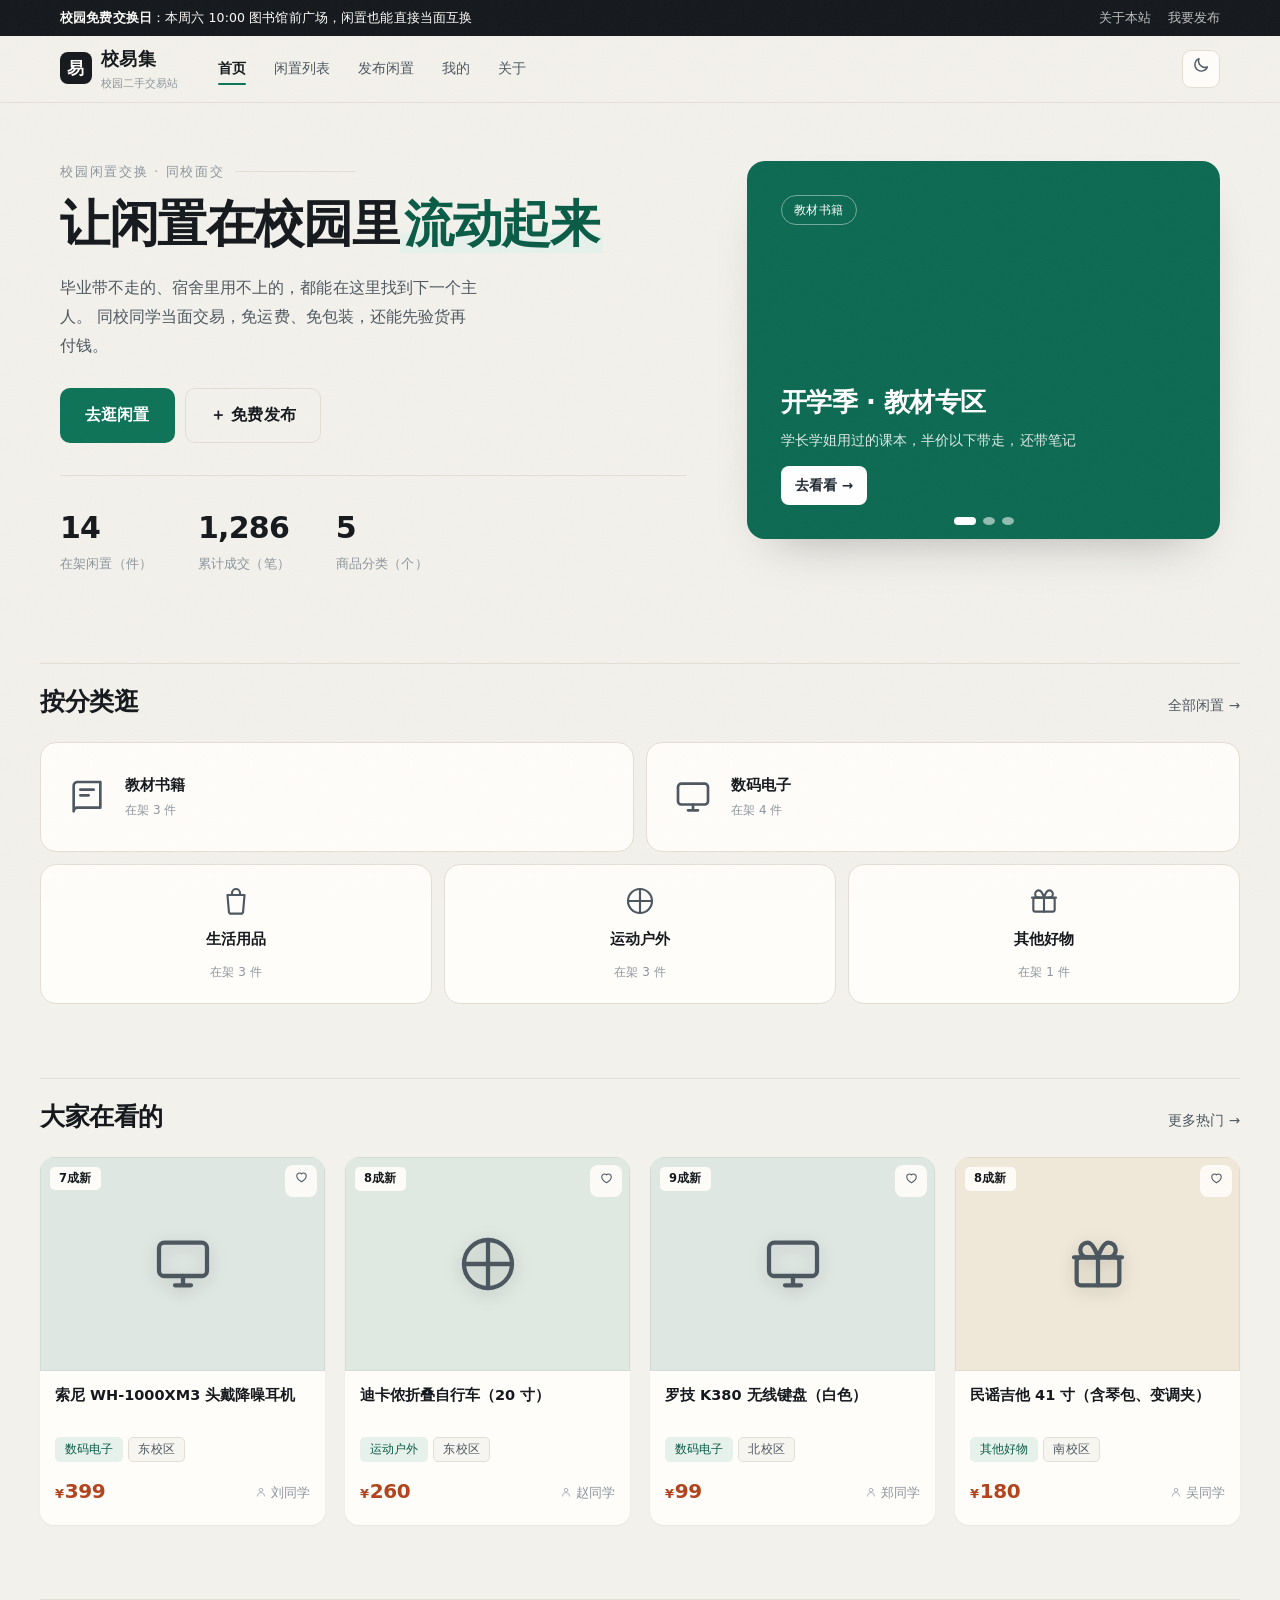
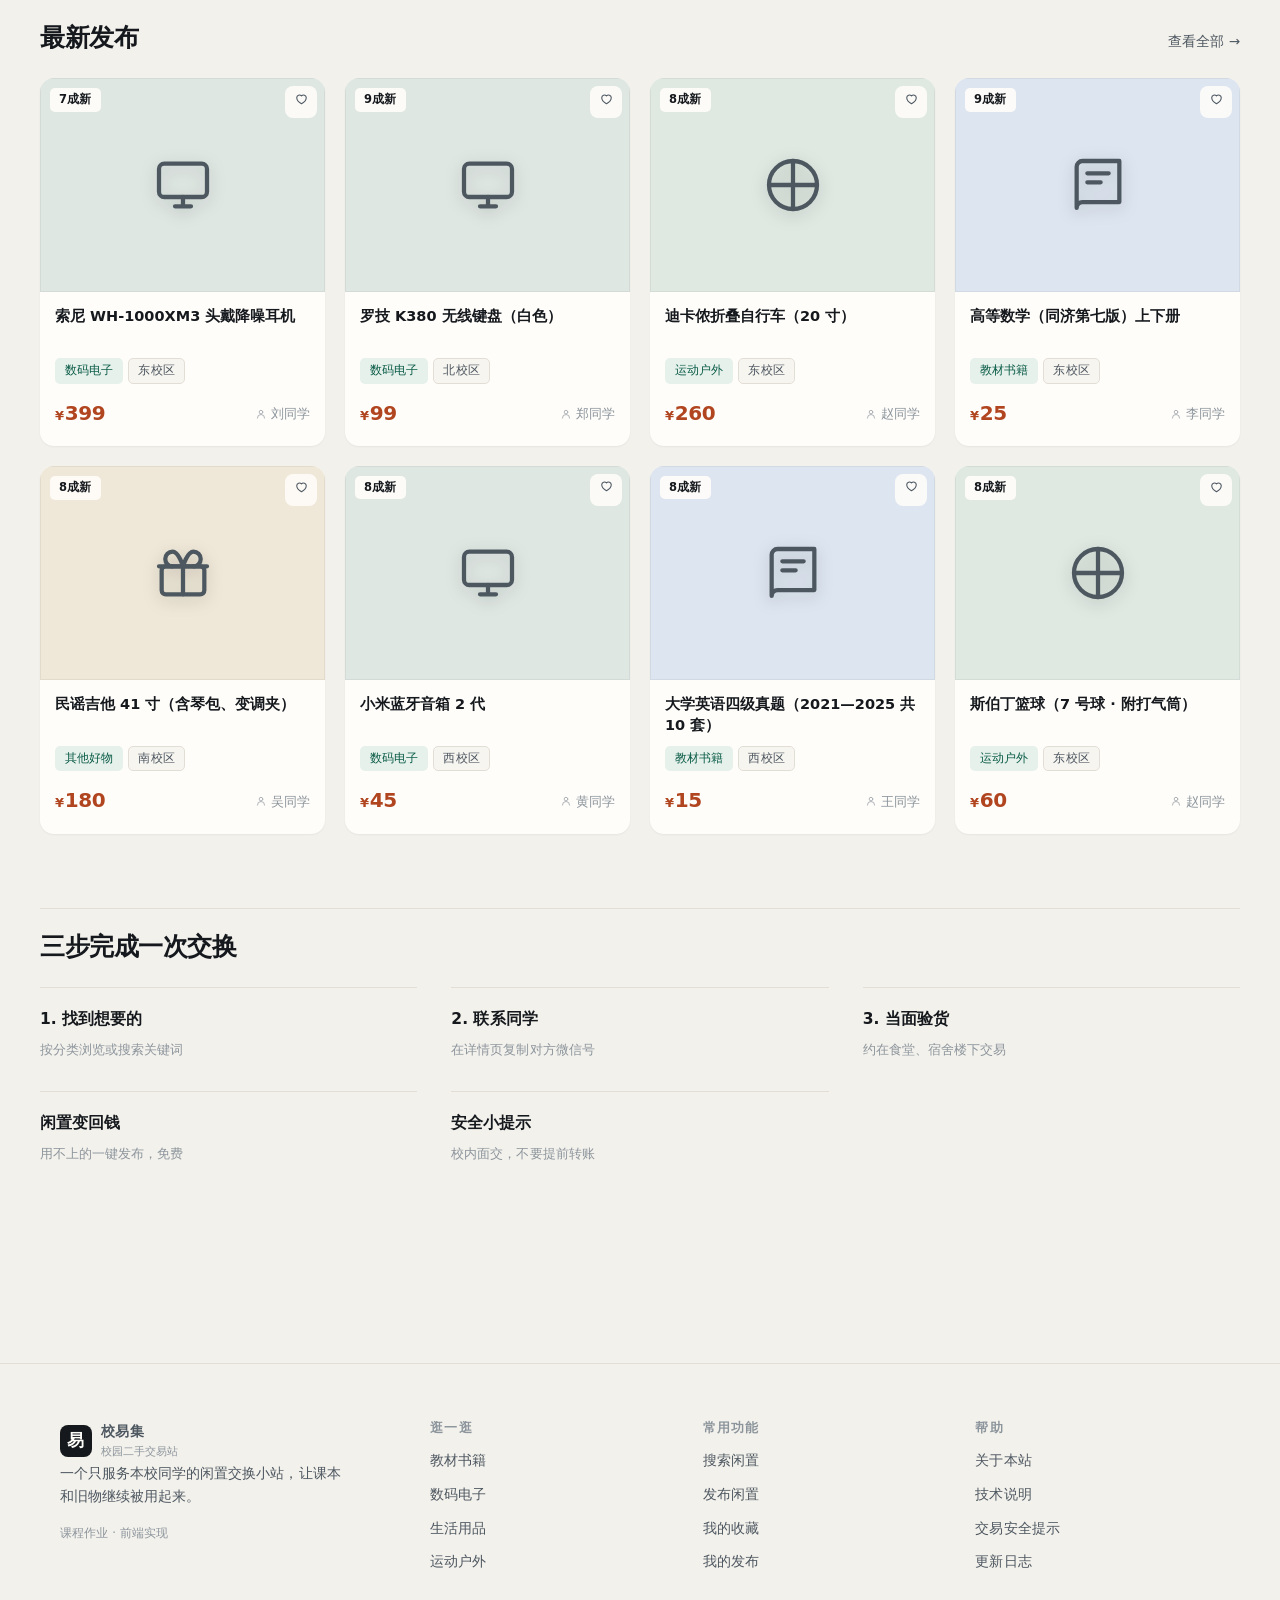
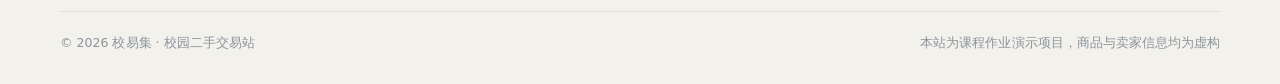
<file: index.html>
<!DOCTYPE html>
<html lang="zh-CN">
<head>
  <meta charset="UTF-8">
  <meta name="viewport" content="width=device-width, initial-scale=1">
  <title>校易集 · 校园二手交易站</title>
  <meta name="description" content="校易集是面向本校同学的闲置交换小站：教材书籍、数码电子、生活用品，同校面交，免运费、可当面试用。">
  <link rel="icon" href="data:image/svg+xml,%3Csvg xmlns='http://www.w3.org/2000/svg' viewBox='0 0 64 64'%3E%3Crect width='64' height='64' rx='14' fill='%2315191d'/%3E%3Ctext x='32' y='44' font-size='36' font-family='sans-serif' font-weight='600' text-anchor='middle' fill='%23fffdfa'%3E易%3C/text%3E%3C/svg%3E">
  <link rel="stylesheet" href="css/style.css">
</head>
<body data-page="index">

  <!-- ========== 顶部公告 ========== -->
  <div class="notice">
    <div class="container">
      <span><b>校园免费交换日</b>：本周六 10:00 图书馆前广场，闲置也能直接当面互换</span>
      <span class="notice-links">
        <a href="about.html">关于本站</a>
        <a href="publish.html">我要发布</a>
      </span>
    </div>
  </div>

  <!-- ========== 头部导航 ========== -->
  <header class="site-header">
    <div class="container">
      <a class="brand" href="index.html">
        <span class="brand-logo">易</span>
        <span>校易集<small>校园二手交易站</small></span>
      </a>
      <nav class="main-nav">
        <a href="index.html">首页</a>
        <a href="list.html">闲置列表</a>
        <a href="publish.html">发布闲置</a>
        <a href="mine.html">我的</a>
        <a href="about.html">关于</a>
      </nav>
      <div class="header-actions">
        <button class="icon-btn js-theme" title="切换深浅色">🌙</button>
        <button class="icon-btn nav-toggle" title="展开菜单">☰</button>
      </div>
    </div>
  </header>

  <main>
    <!-- ========== 首屏 ========== -->
    <div class="container">
      <section class="hero">
        <div>
          <p class="eyebrow">校园闲置交换 · 同校面交</p>
          <h1>让闲置在校园里<span class="hl">流动起来</span></h1>
          <p class="lead">
            毕业带不走的、宿舍里用不上的，都能在这里找到下一个主人。
            同校同学当面交易，免运费、免包装，还能先验货再付钱。
          </p>
          <div class="hero-actions">
            <a class="btn btn-primary btn-lg" href="list.html">去逛闲置</a>
            <a class="btn btn-ghost btn-lg" href="publish.html">＋ 免费发布</a>
          </div>
          <div class="stats">
            <div>
              <div class="num js-count" id="statTotal" data-count="14">0</div>
              <div class="label">在架闲置（件）</div>
            </div>
            <div>
              <div class="num js-count" data-count="1286">0</div>
              <div class="label">累计成交（笔）</div>
            </div>
            <div>
              <div class="num js-count" data-count="5">0</div>
              <div class="label">商品分类（个）</div>
            </div>
          </div>
        </div>

        <!-- 轮播图 -->
        <div class="carousel" id="carousel">
          <div class="slides">
            <div class="slide s1">
              <span class="tag">教材书籍</span>
              <h3>开学季 · 教材专区</h3>
              <p>学长学姐用过的课本，半价以下带走，还带笔记</p>
              <a class="btn btn-sm" href="list.html?cat=book">去看看 →</a>
            </div>
            <div class="slide s2">
              <span class="tag">数码电子</span>
              <h3>毕业季 · 数码好物</h3>
              <p>耳机、键盘、音箱，都是还能用很久的东西</p>
              <a class="btn btn-sm" href="list.html?cat=digital">去看看 →</a>
            </div>
            <div class="slide s3">
              <span class="tag">生活用品</span>
              <h3>宿舍焕新 · 生活好物</h3>
              <p>台灯、收纳箱、保温杯，十几块就能改善生活</p>
              <a class="btn btn-sm" href="list.html?cat=life">去看看 →</a>
            </div>
          </div>
          <button class="carousel-btn prev" title="上一张">‹</button>
          <button class="carousel-btn next" title="下一张">›</button>
          <div class="dots">
            <button class="active" title="第 1 张"></button>
            <button title="第 2 张"></button>
            <button title="第 3 张"></button>
          </div>
        </div>
      </section>
    </div>

    <div class="container page">

      <!-- ========== 分类入口 ========== -->
      <section class="section">
        <div class="section-head">
          <h2>按分类逛</h2>
          <a class="more" href="list.html">全部闲置 →</a>
        </div>
        <div class="cat-grid" id="catGrid"></div>
      </section>

      <!-- ========== 热门闲置 ========== -->
      <section class="section">
        <div class="section-head">
          <h2>大家在看的</h2>
          <a class="more" href="list.html">更多热门 →</a>
        </div>
        <div class="card-grid" id="hotGrid"></div>
      </section>

      <!-- ========== 最新发布 ========== -->
      <section class="section">
        <div class="section-head">
          <h2>最新发布</h2>
          <a class="more" href="list.html?sort=newest">查看全部 →</a>
        </div>
        <div class="card-grid" id="freshGrid"></div>
      </section>

      <!-- ========== 使用说明 ========== -->
      <section class="section">
        <div class="section-head"><h2>三步完成一次交换</h2></div>
        <div class="cat-grid">
          <div class="cat-card"><span class="emoji">🔍</span><span class="name">1. 找到想要的</span><span class="count">按分类浏览或搜索关键词</span></div>
          <div class="cat-card"><span class="emoji">💬</span><span class="name">2. 联系同学</span><span class="count">在详情页复制对方微信号</span></div>
          <div class="cat-card"><span class="emoji">🤝</span><span class="name">3. 当面验货</span><span class="count">约在食堂、宿舍楼下交易</span></div>
          <div class="cat-card"><span class="emoji">♻️</span><span class="name">闲置变回钱</span><span class="count">用不上的一键发布，免费</span></div>
          <div class="cat-card"><span class="emoji">🛡️</span><span class="name">安全小提示</span><span class="count">校内面交，不要提前转账</span></div>
        </div>
      </section>
    </div>
  </main>

  <!-- ========== 页脚 ========== -->
  <footer class="site-footer">
    <div class="container">
      <div class="footer-grid">
        <div class="footer-about">
          <a class="brand" href="index.html">
            <span class="brand-logo">易</span>
            <span>校易集<small>校园二手交易站</small></span>
          </a>
          <p>一个只服务本校同学的闲置交换小站，让课本和旧物继续被用起来。</p>
          <span class="badge badge-brand">课程作业 · 前端实现</span>
        </div>
        <div>
          <h4>逛一逛</h4>
          <ul>
            <li><a href="list.html?cat=book">教材书籍</a></li>
            <li><a href="list.html?cat=digital">数码电子</a></li>
            <li><a href="list.html?cat=life">生活用品</a></li>
            <li><a href="list.html?cat=sport">运动户外</a></li>
          </ul>
        </div>
        <div>
          <h4>常用功能</h4>
          <ul>
            <li><a href="list.html">搜索闲置</a></li>
            <li><a href="publish.html">发布闲置</a></li>
            <li><a href="mine.html">我的收藏</a></li>
            <li><a href="mine.html">我的发布</a></li>
          </ul>
        </div>
        <div>
          <h4>帮助</h4>
          <ul>
            <li><a href="about.html">关于本站</a></li>
            <li><a href="about.html#tech">技术说明</a></li>
            <li><a href="about.html#tips">交易安全提示</a></li>
            <li><a href="about.html#log">更新日志</a></li>
          </ul>
        </div>
      </div>
      <div class="footer-bottom">
        <span>© <span class="js-year">2026</span> 校易集 · 校园二手交易站</span>
        <span>本站为课程作业演示项目，商品与卖家信息均为虚构</span>
      </div>
    </div>
  </footer>

  <script src="js/data.js"></script>
  <script src="js/app.js"></script>
</body>
</html>
</file>
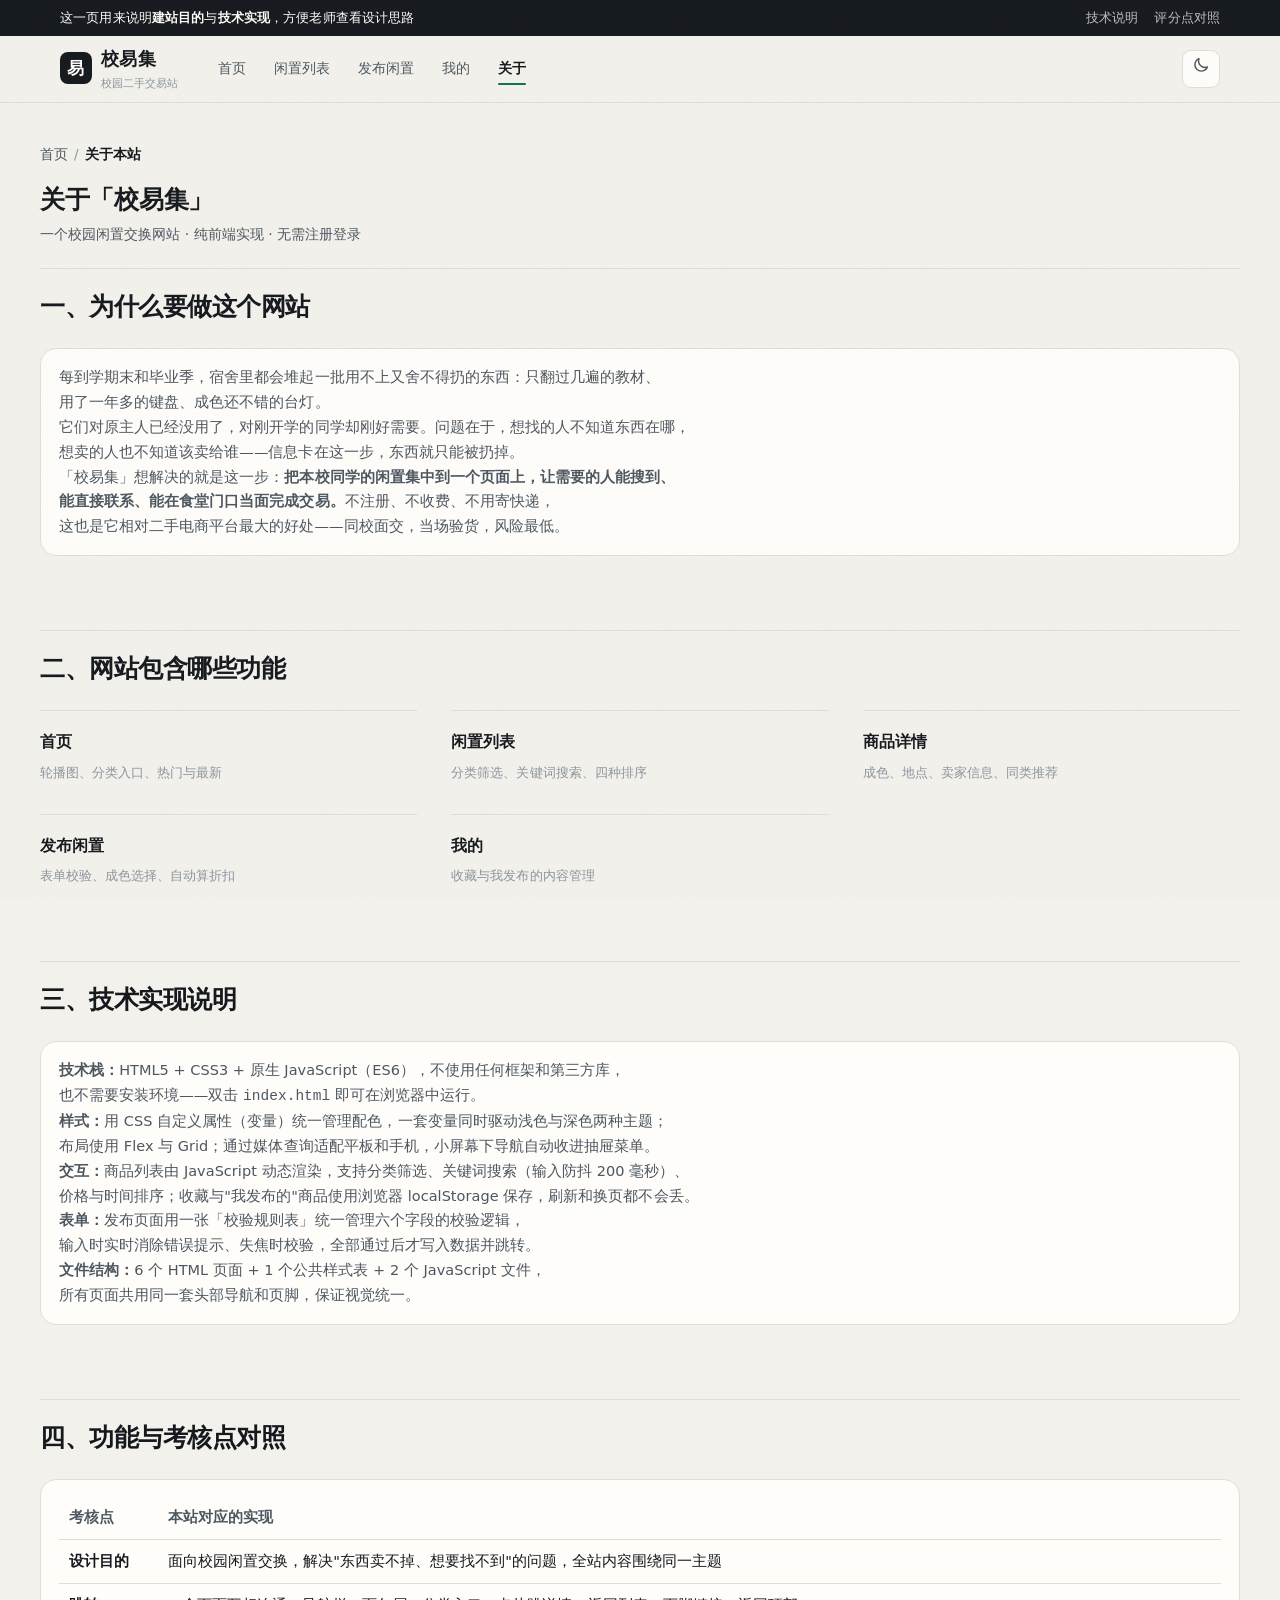
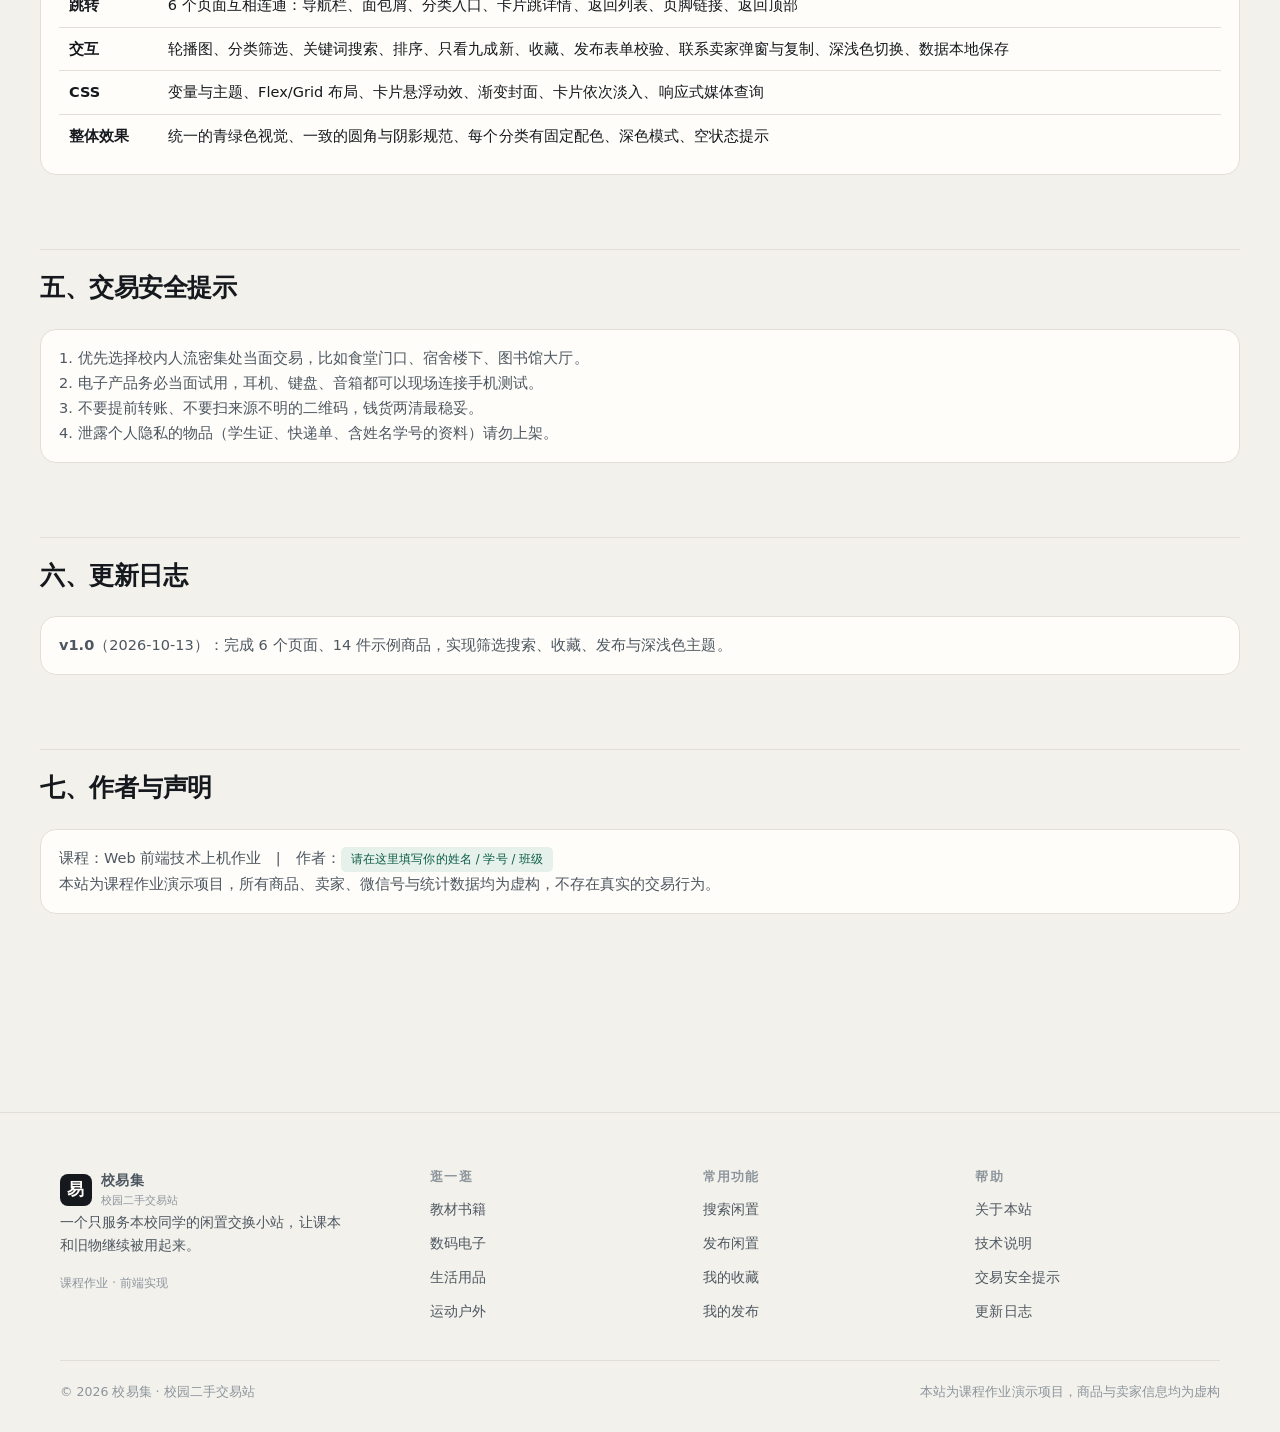
<file: about.html>
<!DOCTYPE html>
<html lang="zh-CN">
<head>
  <meta charset="UTF-8">
  <meta name="viewport" content="width=device-width, initial-scale=1">
  <title>关于本站 - 校易集</title>
  <meta name="description" content="校易集的建站目的、功能清单、技术实现说明与交易安全提示。">
  <link rel="icon" href="data:image/svg+xml,%3Csvg xmlns='http://www.w3.org/2000/svg' viewBox='0 0 64 64'%3E%3Crect width='64' height='64' rx='14' fill='%2315191d'/%3E%3Ctext x='32' y='44' font-size='36' font-family='sans-serif' font-weight='600' text-anchor='middle' fill='%23fffdfa'%3E易%3C/text%3E%3C/svg%3E">
  <link rel="stylesheet" href="css/style.css">
</head>
<body data-page="about">

  <div class="notice">
    <div class="container">
      <span>这一页用来说明<b>建站目的</b>与<b>技术实现</b>，方便老师查看设计思路</span>
      <span class="notice-links">
        <a href="#tech">技术说明</a>
        <a href="#map">评分点对照</a>
      </span>
    </div>
  </div>

  <header class="site-header">
    <div class="container">
      <a class="brand" href="index.html">
        <span class="brand-logo">易</span>
        <span>校易集<small>校园二手交易站</small></span>
      </a>
      <nav class="main-nav">
        <a href="index.html">首页</a>
        <a href="list.html">闲置列表</a>
        <a href="publish.html">发布闲置</a>
        <a href="mine.html">我的</a>
        <a href="about.html">关于</a>
      </nav>
      <div class="header-actions">
        <button class="icon-btn js-theme" title="切换深浅色">🌙</button>
        <button class="icon-btn nav-toggle" title="展开菜单">☰</button>
      </div>
    </div>
  </header>

  <main class="container page">

    <nav class="breadcrumb">
      <a href="index.html">首页</a>
      <span class="sep">/</span>
      <span class="current">关于本站</span>
    </nav>

    <div class="page-head">
      <h1>关于「校易集」</h1>
      <p class="sub">一个校园闲置交换网站 · 纯前端实现 · 无需注册登录</p>
    </div>

    <!-- 设计目的 -->
    <section class="section">
      <div class="section-head"><h2>一、为什么要做这个网站</h2></div>
      <div class="desc-box">
        <p>每到学期末和毕业季，宿舍里都会堆起一批用不上又舍不得扔的东西：只翻过几遍的教材、
          用了一年多的键盘、成色还不错的台灯。</p>
        <p>它们对原主人已经没用了，对刚开学的同学却刚好需要。问题在于，想找的人不知道东西在哪，
          想卖的人也不知道该卖给谁——信息卡在这一步，东西就只能被扔掉。</p>
        <p>「校易集」想解决的就是这一步：<b>把本校同学的闲置集中到一个页面上，让需要的人能搜到、
          能直接联系、能在食堂门口当面完成交易。</b>不注册、不收费、不用寄快递，
          这也是它相对二手电商平台最大的好处——同校面交，当场验货，风险最低。</p>
      </div>
    </section>

    <!-- 功能清单 -->
    <section class="section">
      <div class="section-head"><h2>二、网站包含哪些功能</h2></div>
      <div class="cat-grid">
        <div class="cat-card"><span class="emoji">🏠</span><span class="name">首页</span><span class="count">轮播图、分类入口、热门与最新</span></div>
        <div class="cat-card"><span class="emoji">🔍</span><span class="name">闲置列表</span><span class="count">分类筛选、关键词搜索、四种排序</span></div>
        <div class="cat-card"><span class="emoji">📄</span><span class="name">商品详情</span><span class="count">成色、地点、卖家信息、同类推荐</span></div>
        <div class="cat-card"><span class="emoji">📝</span><span class="name">发布闲置</span><span class="count">表单校验、成色选择、自动算折扣</span></div>
        <div class="cat-card"><span class="emoji">💛</span><span class="name">我的</span><span class="count">收藏与我发布的内容管理</span></div>
      </div>
    </section>

    <!-- 技术说明 -->
    <section class="section" id="tech">
      <div class="section-head"><h2>三、技术实现说明</h2></div>
      <div class="desc-box">
        <p><b>技术栈：</b>HTML5 + CSS3 + 原生 JavaScript（ES6），不使用任何框架和第三方库，
          也不需要安装环境——双击 <code>index.html</code> 即可在浏览器中运行。</p>
        <p><b>样式：</b>用 CSS 自定义属性（变量）统一管理配色，一套变量同时驱动浅色与深色两种主题；
          布局使用 Flex 与 Grid；通过媒体查询适配平板和手机，小屏幕下导航自动收进抽屉菜单。</p>
        <p><b>交互：</b>商品列表由 JavaScript 动态渲染，支持分类筛选、关键词搜索（输入防抖 200 毫秒）、
          价格与时间排序；收藏与"我发布的"商品使用浏览器 localStorage 保存，刷新和换页都不会丢。</p>
        <p><b>表单：</b>发布页面用一张「校验规则表」统一管理六个字段的校验逻辑，
          输入时实时消除错误提示、失焦时校验，全部通过后才写入数据并跳转。</p>
        <p><b>文件结构：</b>6 个 HTML 页面 + 1 个公共样式表 + 2 个 JavaScript 文件，
          所有页面共用同一套头部导航和页脚，保证视觉统一。</p>
      </div>
    </section>

    <!-- 评分点对照 -->
    <section class="section" id="map">
      <div class="section-head"><h2>四、功能与考核点对照</h2></div>
      <div class="desc-box" style="overflow-x:auto">
        <table style="width:100%; border-collapse:collapse; font-size:14.5px">
          <thead>
            <tr style="text-align:left; color:var(--text-2)">
              <th style="padding:9px 10px; border-bottom:1px solid var(--border)">考核点</th>
              <th style="padding:9px 10px; border-bottom:1px solid var(--border)">本站对应的实现</th>
            </tr>
          </thead>
          <tbody>
            <tr>
              <td style="padding:9px 10px; border-bottom:1px solid var(--border)"><b>设计目的</b></td>
              <td style="padding:9px 10px; border-bottom:1px solid var(--border)">面向校园闲置交换，解决"东西卖不掉、想要找不到"的问题，全站内容围绕同一主题</td>
            </tr>
            <tr>
              <td style="padding:9px 10px; border-bottom:1px solid var(--border)"><b>跳转</b></td>
              <td style="padding:9px 10px; border-bottom:1px solid var(--border)">6 个页面互相连通：导航栏、面包屑、分类入口、卡片跳详情、返回列表、页脚链接、返回顶部</td>
            </tr>
            <tr>
              <td style="padding:9px 10px; border-bottom:1px solid var(--border)"><b>交互</b></td>
              <td style="padding:9px 10px; border-bottom:1px solid var(--border)">轮播图、分类筛选、关键词搜索、排序、只看九成新、收藏、发布表单校验、联系卖家弹窗与复制、深浅色切换、数据本地保存</td>
            </tr>
            <tr>
              <td style="padding:9px 10px; border-bottom:1px solid var(--border)"><b>CSS</b></td>
              <td style="padding:9px 10px; border-bottom:1px solid var(--border)">变量与主题、Flex/Grid 布局、卡片悬浮动效、渐变封面、卡片依次淡入、响应式媒体查询</td>
            </tr>
            <tr>
              <td style="padding:9px 10px"><b>整体效果</b></td>
              <td style="padding:9px 10px">统一的青绿色视觉、一致的圆角与阴影规范、每个分类有固定配色、深色模式、空状态提示</td>
            </tr>
          </tbody>
        </table>
      </div>
    </section>

    <!-- 安全提示 -->
    <section class="section" id="tips">
      <div class="section-head"><h2>五、交易安全提示</h2></div>
      <div class="desc-box">
        <p>1. 优先选择校内人流密集处当面交易，比如食堂门口、宿舍楼下、图书馆大厅。</p>
        <p>2. 电子产品务必当面试用，耳机、键盘、音箱都可以现场连接手机测试。</p>
        <p>3. 不要提前转账、不要扫来源不明的二维码，钱货两清最稳妥。</p>
        <p>4. 泄露个人隐私的物品（学生证、快递单、含姓名学号的资料）请勿上架。</p>
      </div>
    </section>

    <!-- 更新日志 -->
    <section class="section" id="log">
      <div class="section-head"><h2>六、更新日志</h2></div>
      <div class="desc-box">
        <p><b>v1.0</b>（2026-10-13）：完成 6 个页面、14 件示例商品，实现筛选搜索、收藏、发布与深浅色主题。</p>
      </div>
    </section>

    <!-- 作者 -->
    <section class="section">
      <div class="section-head"><h2>七、作者与声明</h2></div>
      <div class="desc-box">
        <p>课程：Web 前端技术上机作业　|　作者：<span class="badge badge-brand">请在这里填写你的姓名 / 学号 / 班级</span></p>
        <p>本站为课程作业演示项目，所有商品、卖家、微信号与统计数据均为虚构，不存在真实的交易行为。</p>
      </div>
    </section>
  </main>

  <footer class="site-footer">
    <div class="container">
      <div class="footer-grid">
        <div class="footer-about">
          <a class="brand" href="index.html">
            <span class="brand-logo">易</span>
            <span>校易集<small>校园二手交易站</small></span>
          </a>
          <p>一个只服务本校同学的闲置交换小站，让课本和旧物继续被用起来。</p>
          <span class="badge badge-brand">课程作业 · 前端实现</span>
        </div>
        <div>
          <h4>逛一逛</h4>
          <ul>
            <li><a href="list.html?cat=book">教材书籍</a></li>
            <li><a href="list.html?cat=digital">数码电子</a></li>
            <li><a href="list.html?cat=life">生活用品</a></li>
            <li><a href="list.html?cat=sport">运动户外</a></li>
          </ul>
        </div>
        <div>
          <h4>常用功能</h4>
          <ul>
            <li><a href="list.html">搜索闲置</a></li>
            <li><a href="publish.html">发布闲置</a></li>
            <li><a href="mine.html">我的收藏</a></li>
            <li><a href="mine.html">我的发布</a></li>
          </ul>
        </div>
        <div>
          <h4>帮助</h4>
          <ul>
            <li><a href="about.html">关于本站</a></li>
            <li><a href="about.html#tech">技术说明</a></li>
            <li><a href="about.html#tips">交易安全提示</a></li>
            <li><a href="about.html#log">更新日志</a></li>
          </ul>
        </div>
      </div>
      <div class="footer-bottom">
        <span>© <span class="js-year">2026</span> 校易集 · 校园二手交易站</span>
        <span>本站为课程作业演示项目，商品与卖家信息均为虚构</span>
      </div>
    </div>
  </footer>

  <script src="js/data.js"></script>
  <script src="js/app.js"></script>
</body>
</html>
</file>
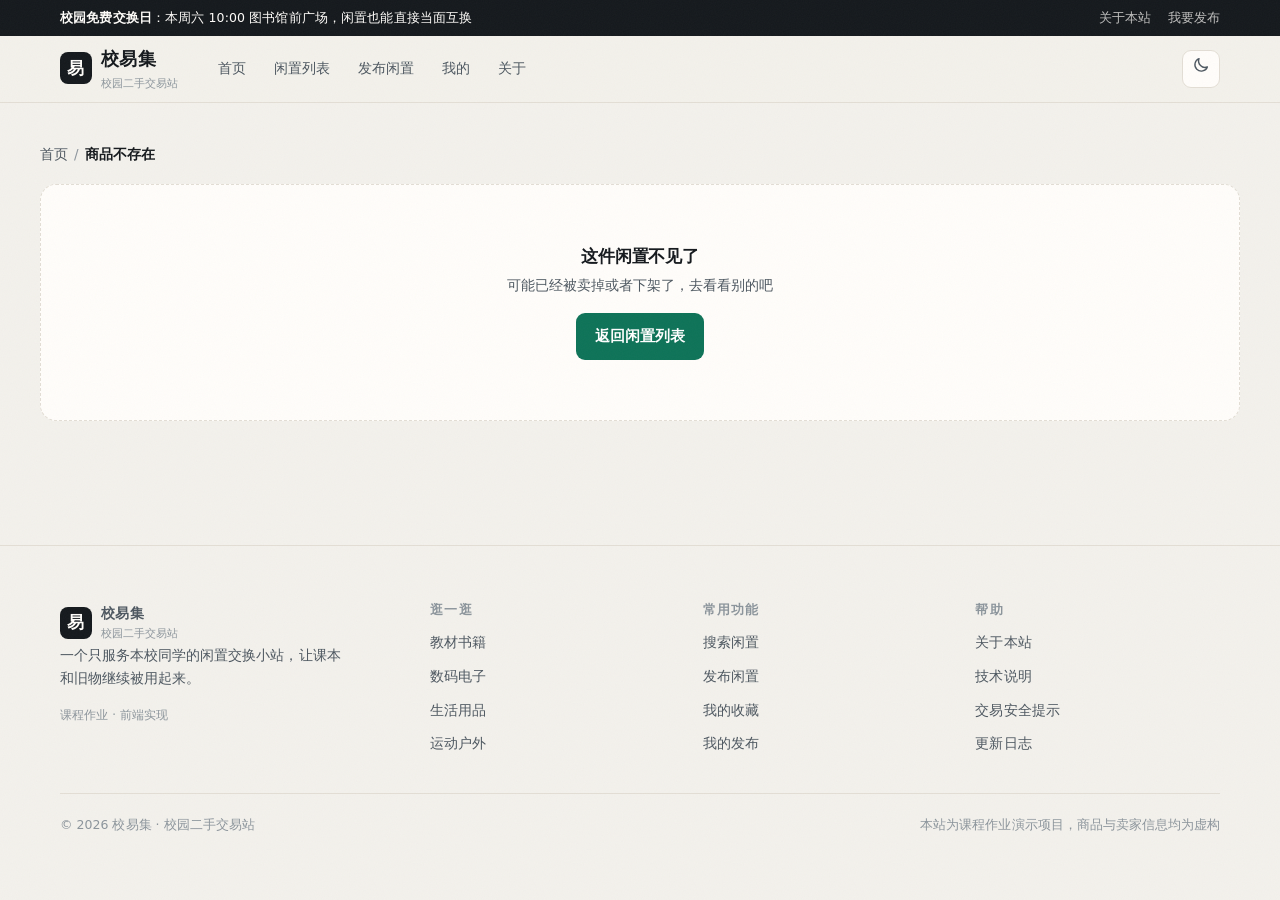
<file: detail.html>
<!DOCTYPE html>
<html lang="zh-CN">
<head>
  <meta charset="UTF-8">
  <meta name="viewport" content="width=device-width, initial-scale=1">
  <title>闲置详情 - 校易集</title>
  <meta name="description" content="查看闲置物品的详细信息、卖家信息与交易地点，一键收藏或复制卖家微信。">
  <link rel="icon" href="data:image/svg+xml,%3Csvg xmlns='http://www.w3.org/2000/svg' viewBox='0 0 64 64'%3E%3Crect width='64' height='64' rx='14' fill='%2315191d'/%3E%3Ctext x='32' y='44' font-size='36' font-family='sans-serif' font-weight='600' text-anchor='middle' fill='%23fffdfa'%3E易%3C/text%3E%3C/svg%3E">
  <link rel="stylesheet" href="css/style.css">
</head>
<body data-page="detail">

  <div class="notice">
    <div class="container">
      <span><b>校园免费交换日</b>：本周六 10:00 图书馆前广场，闲置也能直接当面互换</span>
      <span class="notice-links">
        <a href="about.html">关于本站</a>
        <a href="publish.html">我要发布</a>
      </span>
    </div>
  </div>

  <header class="site-header">
    <div class="container">
      <a class="brand" href="index.html">
        <span class="brand-logo">易</span>
        <span>校易集<small>校园二手交易站</small></span>
      </a>
      <nav class="main-nav">
        <a href="index.html">首页</a>
        <a href="list.html">闲置列表</a>
        <a href="publish.html">发布闲置</a>
        <a href="mine.html">我的</a>
        <a href="about.html">关于</a>
      </nav>
      <div class="header-actions">
        <button class="icon-btn js-theme" title="切换深浅色">🌙</button>
        <button class="icon-btn nav-toggle" title="展开菜单">☰</button>
      </div>
    </div>
  </header>

  <main class="container page">

    <!-- 面包屑由 JS 根据当前商品动态生成 -->
    <nav class="breadcrumb" id="crumb"></nav>

    <div id="detailBox">
      <div id="detailWrap"></div>
    </div>

    <!-- 相关推荐：没有同类商品时由 JS 隐藏 -->
    <section class="section" id="relatedSection" style="display:none; margin-top:44px">
      <div class="section-head">
        <h2>同类闲置</h2>
        <a class="more" href="list.html">查看全部 →</a>
      </div>
      <div class="card-grid" id="relatedGrid"></div>
    </section>
  </main>

  <footer class="site-footer">
    <div class="container">
      <div class="footer-grid">
        <div class="footer-about">
          <a class="brand" href="index.html">
            <span class="brand-logo">易</span>
            <span>校易集<small>校园二手交易站</small></span>
          </a>
          <p>一个只服务本校同学的闲置交换小站，让课本和旧物继续被用起来。</p>
          <span class="badge badge-brand">课程作业 · 前端实现</span>
        </div>
        <div>
          <h4>逛一逛</h4>
          <ul>
            <li><a href="list.html?cat=book">教材书籍</a></li>
            <li><a href="list.html?cat=digital">数码电子</a></li>
            <li><a href="list.html?cat=life">生活用品</a></li>
            <li><a href="list.html?cat=sport">运动户外</a></li>
          </ul>
        </div>
        <div>
          <h4>常用功能</h4>
          <ul>
            <li><a href="list.html">搜索闲置</a></li>
            <li><a href="publish.html">发布闲置</a></li>
            <li><a href="mine.html">我的收藏</a></li>
            <li><a href="mine.html">我的发布</a></li>
          </ul>
        </div>
        <div>
          <h4>帮助</h4>
          <ul>
            <li><a href="about.html">关于本站</a></li>
            <li><a href="about.html#tech">技术说明</a></li>
            <li><a href="about.html#tips">交易安全提示</a></li>
            <li><a href="about.html#log">更新日志</a></li>
          </ul>
        </div>
      </div>
      <div class="footer-bottom">
        <span>© <span class="js-year">2026</span> 校易集 · 校园二手交易站</span>
        <span>本站为课程作业演示项目，商品与卖家信息均为虚构</span>
      </div>
    </div>
  </footer>

  <script src="js/data.js"></script>
  <script src="js/app.js"></script>
</body>
</html>
</file>
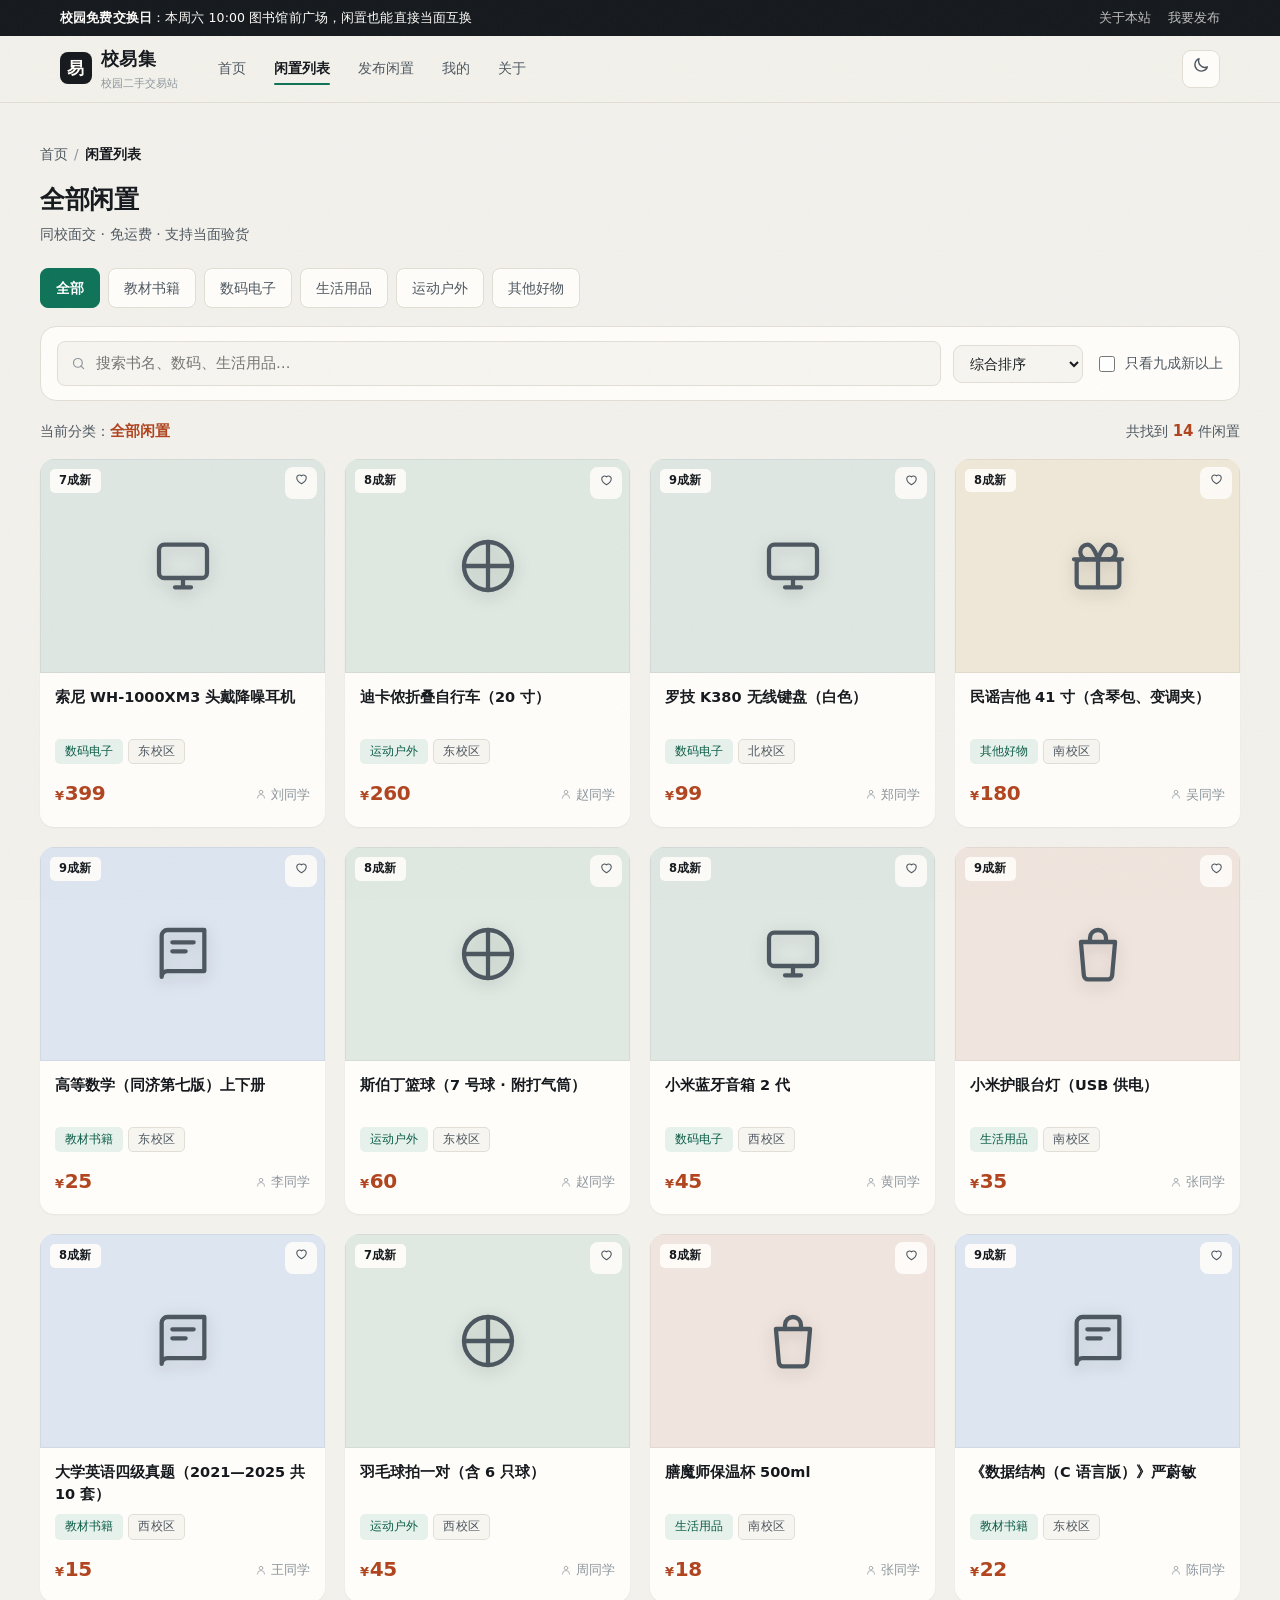
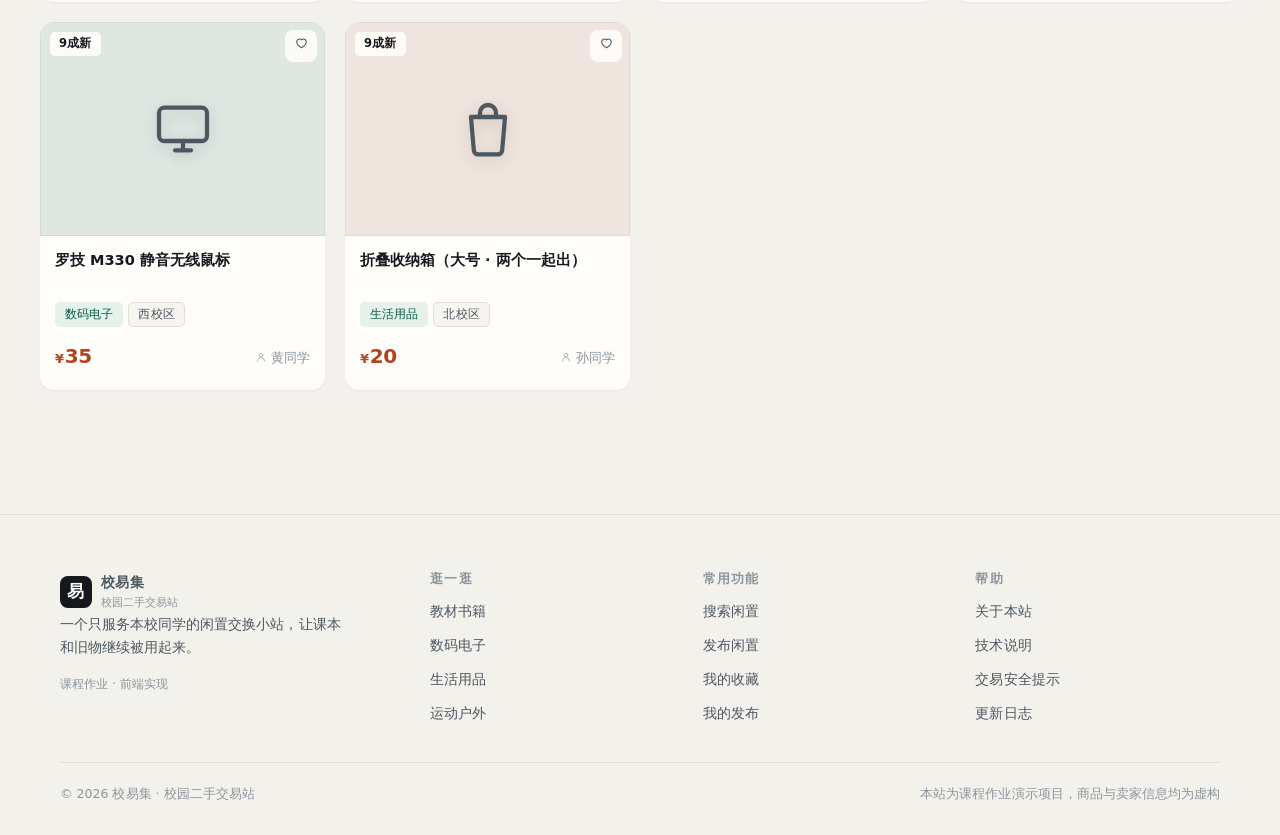
<file: list.html>
<!DOCTYPE html>
<html lang="zh-CN">
<head>
  <meta charset="UTF-8">
  <meta name="viewport" content="width=device-width, initial-scale=1">
  <title>闲置列表 - 校易集</title>
  <meta name="description" content="浏览本校所有在架闲置：支持按分类筛选、关键词搜索和价格排序。">
  <link rel="icon" href="data:image/svg+xml,%3Csvg xmlns='http://www.w3.org/2000/svg' viewBox='0 0 64 64'%3E%3Crect width='64' height='64' rx='14' fill='%2315191d'/%3E%3Ctext x='32' y='44' font-size='36' font-family='sans-serif' font-weight='600' text-anchor='middle' fill='%23fffdfa'%3E易%3C/text%3E%3C/svg%3E">
  <link rel="stylesheet" href="css/style.css">
</head>
<body data-page="list">

  <div class="notice">
    <div class="container">
      <span><b>校园免费交换日</b>：本周六 10:00 图书馆前广场，闲置也能直接当面互换</span>
      <span class="notice-links">
        <a href="about.html">关于本站</a>
        <a href="publish.html">我要发布</a>
      </span>
    </div>
  </div>

  <header class="site-header">
    <div class="container">
      <a class="brand" href="index.html">
        <span class="brand-logo">易</span>
        <span>校易集<small>校园二手交易站</small></span>
      </a>
      <nav class="main-nav">
        <a href="index.html">首页</a>
        <a href="list.html">闲置列表</a>
        <a href="publish.html">发布闲置</a>
        <a href="mine.html">我的</a>
        <a href="about.html">关于</a>
      </nav>
      <div class="header-actions">
        <button class="icon-btn js-theme" title="切换深浅色">🌙</button>
        <button class="icon-btn nav-toggle" title="展开菜单">☰</button>
      </div>
    </div>
  </header>

  <main class="container page">

    <!-- 面包屑：体现页面层级，也方便一键回首页 -->
    <nav class="breadcrumb">
      <a href="index.html">首页</a>
      <span class="sep">/</span>
      <span class="current">闲置列表</span>
    </nav>

    <div class="page-head">
      <h1 id="listTitle">全部闲置</h1>
      <p class="sub" id="listSub">同校面交 · 免运费 · 支持当面验货</p>
    </div>

    <!-- 分类筛选 -->
    <div class="chips" id="chips"></div>

    <!-- 搜索 / 排序 / 筛选 -->
    <div class="toolbar">
      <label class="search-box">
        <input type="search" id="searchInput" placeholder="搜索书名、数码、生活用品…" autocomplete="off">
      </label>
      <select class="select" id="sortSelect" title="排序方式">
        <option value="default">综合排序</option>
        <option value="newest">最新发布</option>
        <option value="priceAsc">价格从低到高</option>
        <option value="priceDesc">价格从高到低</option>
      </select>
      <label class="switch">
        <input type="checkbox" id="goodOnly">
        只看九成新以上
      </label>
    </div>

    <div class="list-info">
      <span>当前分类：<b id="catName">全部闲置</b></span>
      <span>共找到 <b id="resultCount">0</b> 件闲置</span>
    </div>

    <div class="card-grid" id="listGrid"></div>
  </main>

  <footer class="site-footer">
    <div class="container">
      <div class="footer-grid">
        <div class="footer-about">
          <a class="brand" href="index.html">
            <span class="brand-logo">易</span>
            <span>校易集<small>校园二手交易站</small></span>
          </a>
          <p>一个只服务本校同学的闲置交换小站，让课本和旧物继续被用起来。</p>
          <span class="badge badge-brand">课程作业 · 前端实现</span>
        </div>
        <div>
          <h4>逛一逛</h4>
          <ul>
            <li><a href="list.html?cat=book">教材书籍</a></li>
            <li><a href="list.html?cat=digital">数码电子</a></li>
            <li><a href="list.html?cat=life">生活用品</a></li>
            <li><a href="list.html?cat=sport">运动户外</a></li>
          </ul>
        </div>
        <div>
          <h4>常用功能</h4>
          <ul>
            <li><a href="list.html">搜索闲置</a></li>
            <li><a href="publish.html">发布闲置</a></li>
            <li><a href="mine.html">我的收藏</a></li>
            <li><a href="mine.html">我的发布</a></li>
          </ul>
        </div>
        <div>
          <h4>帮助</h4>
          <ul>
            <li><a href="about.html">关于本站</a></li>
            <li><a href="about.html#tech">技术说明</a></li>
            <li><a href="about.html#tips">交易安全提示</a></li>
            <li><a href="about.html#log">更新日志</a></li>
          </ul>
        </div>
      </div>
      <div class="footer-bottom">
        <span>© <span class="js-year">2026</span> 校易集 · 校园二手交易站</span>
        <span>本站为课程作业演示项目，商品与卖家信息均为虚构</span>
      </div>
    </div>
  </footer>

  <script src="js/data.js"></script>
  <script src="js/app.js"></script>
</body>
</html>
</file>
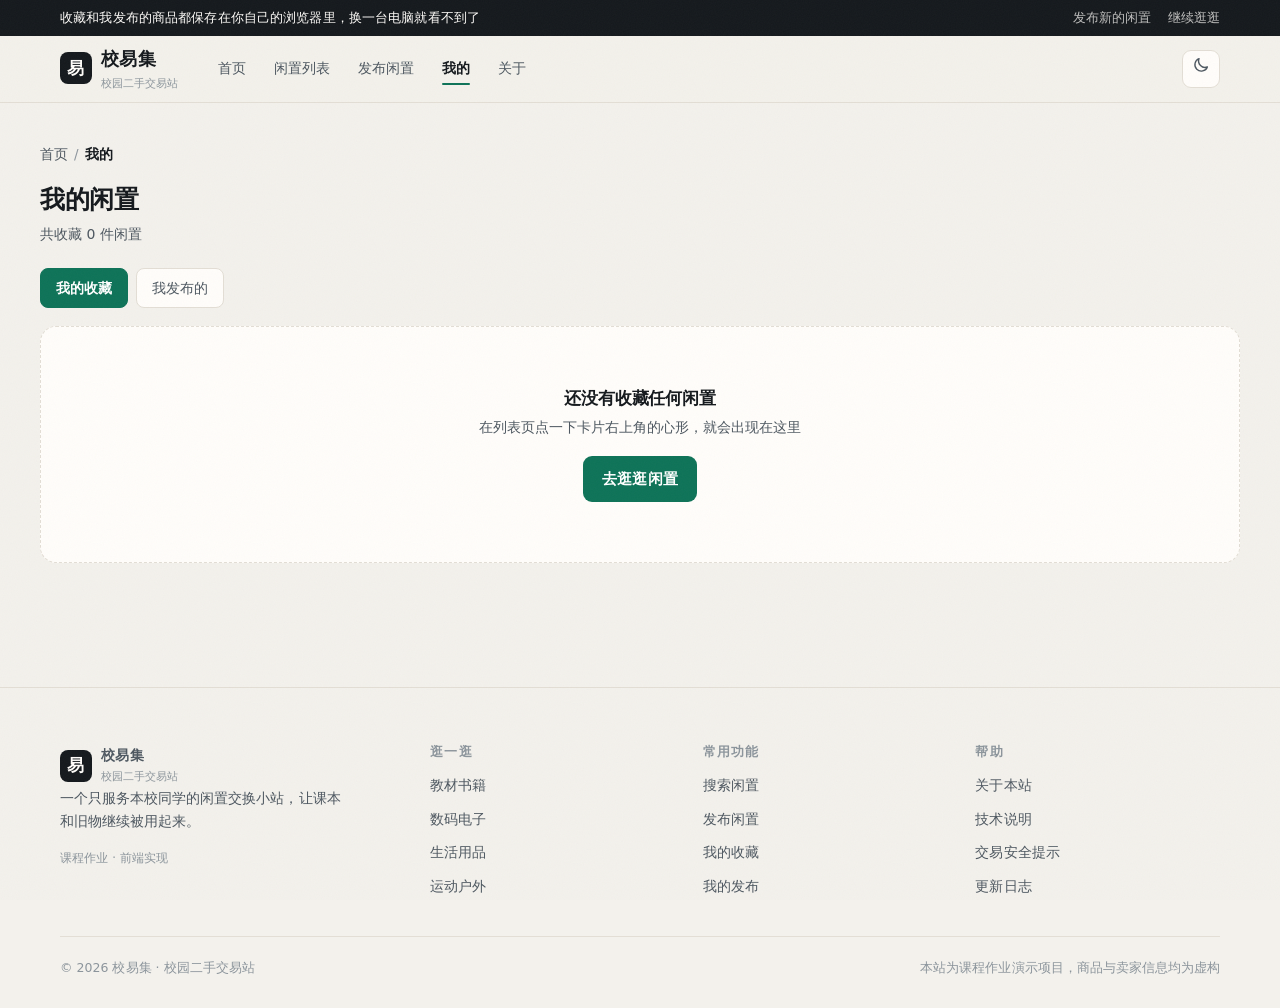
<file: mine.html>
<!DOCTYPE html>
<html lang="zh-CN">
<head>
  <meta charset="UTF-8">
  <meta name="viewport" content="width=device-width, initial-scale=1">
  <title>我的闲置 - 校易集</title>
  <meta name="description" content="查看我收藏的闲置和我发布的商品，数据保存在浏览器本地。">
  <link rel="icon" href="data:image/svg+xml,%3Csvg xmlns='http://www.w3.org/2000/svg' viewBox='0 0 64 64'%3E%3Crect width='64' height='64' rx='14' fill='%2315191d'/%3E%3Ctext x='32' y='44' font-size='36' font-family='sans-serif' font-weight='600' text-anchor='middle' fill='%23fffdfa'%3E易%3C/text%3E%3C/svg%3E">
  <link rel="stylesheet" href="css/style.css">
</head>
<body data-page="mine">

  <div class="notice">
    <div class="container">
      <span>收藏和我发布的商品都保存在你自己的浏览器里，换一台电脑就看不到了</span>
      <span class="notice-links">
        <a href="publish.html">发布新的闲置</a>
        <a href="list.html">继续逛逛</a>
      </span>
    </div>
  </div>

  <header class="site-header">
    <div class="container">
      <a class="brand" href="index.html">
        <span class="brand-logo">易</span>
        <span>校易集<small>校园二手交易站</small></span>
      </a>
      <nav class="main-nav">
        <a href="index.html">首页</a>
        <a href="list.html">闲置列表</a>
        <a href="publish.html">发布闲置</a>
        <a href="mine.html">我的</a>
        <a href="about.html">关于</a>
      </nav>
      <div class="header-actions">
        <button class="icon-btn js-theme" title="切换深浅色">🌙</button>
        <button class="icon-btn nav-toggle" title="展开菜单">☰</button>
      </div>
    </div>
  </header>

  <main class="container page">

    <nav class="breadcrumb">
      <a href="index.html">首页</a>
      <span class="sep">/</span>
      <span class="current">我的</span>
    </nav>

    <div class="page-head">
      <h1>我的闲置</h1>
      <p class="sub" id="mineTip">共收藏 0 件闲置</p>
    </div>

    <!-- 标签页切换：收藏 / 我发布的 -->
    <div class="chips">
      <button class="chip" data-tab="fav">我的收藏</button>
      <button class="chip" data-tab="mine">我发布的</button>
    </div>

    <div class="card-grid" id="mineGrid"></div>
  </main>

  <footer class="site-footer">
    <div class="container">
      <div class="footer-grid">
        <div class="footer-about">
          <a class="brand" href="index.html">
            <span class="brand-logo">易</span>
            <span>校易集<small>校园二手交易站</small></span>
          </a>
          <p>一个只服务本校同学的闲置交换小站，让课本和旧物继续被用起来。</p>
          <span class="badge badge-brand">课程作业 · 前端实现</span>
        </div>
        <div>
          <h4>逛一逛</h4>
          <ul>
            <li><a href="list.html?cat=book">教材书籍</a></li>
            <li><a href="list.html?cat=digital">数码电子</a></li>
            <li><a href="list.html?cat=life">生活用品</a></li>
            <li><a href="list.html?cat=sport">运动户外</a></li>
          </ul>
        </div>
        <div>
          <h4>常用功能</h4>
          <ul>
            <li><a href="list.html">搜索闲置</a></li>
            <li><a href="publish.html">发布闲置</a></li>
            <li><a href="mine.html">我的收藏</a></li>
            <li><a href="mine.html">我的发布</a></li>
          </ul>
        </div>
        <div>
          <h4>帮助</h4>
          <ul>
            <li><a href="about.html">关于本站</a></li>
            <li><a href="about.html#tech">技术说明</a></li>
            <li><a href="about.html#tips">交易安全提示</a></li>
            <li><a href="about.html#log">更新日志</a></li>
          </ul>
        </div>
      </div>
      <div class="footer-bottom">
        <span>© <span class="js-year">2026</span> 校易集 · 校园二手交易站</span>
        <span>本站为课程作业演示项目，商品与卖家信息均为虚构</span>
      </div>
    </div>
  </footer>

  <script src="js/data.js"></script>
  <script src="js/app.js"></script>
</body>
</html>
</file>
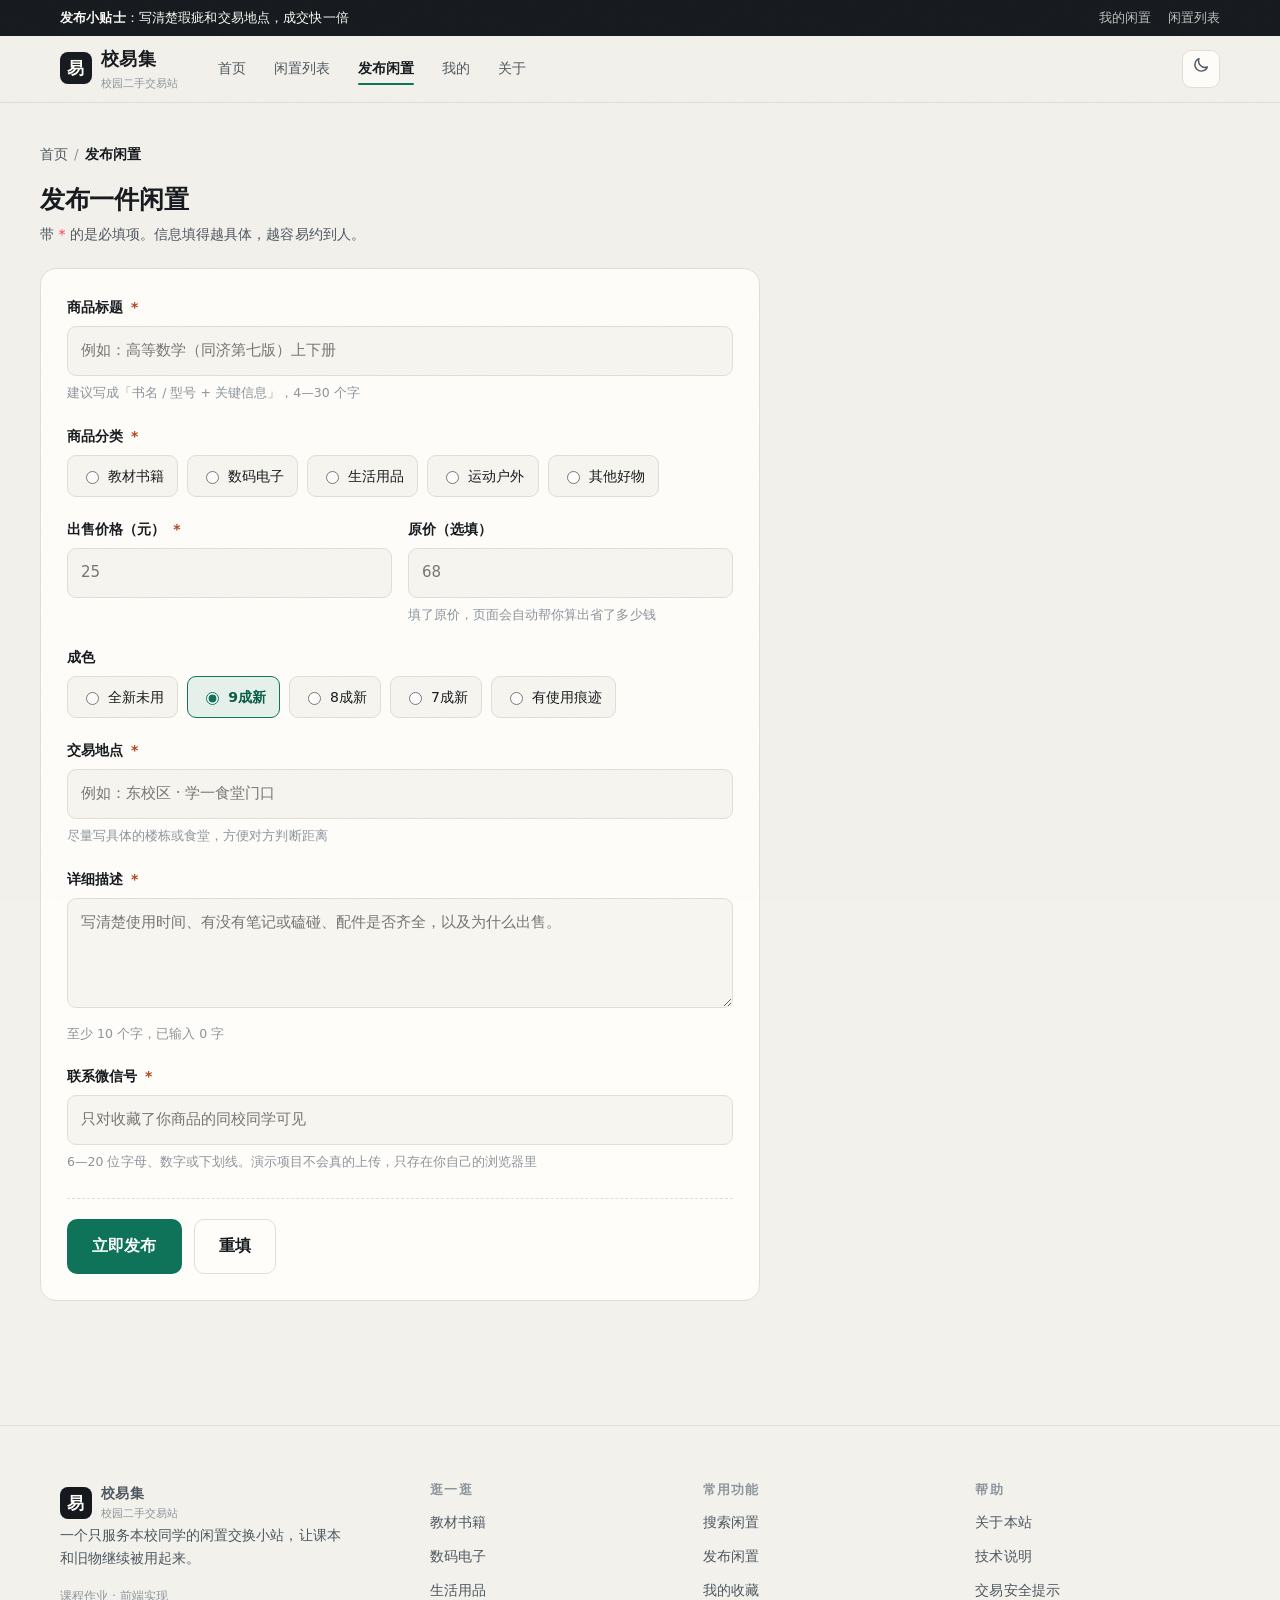
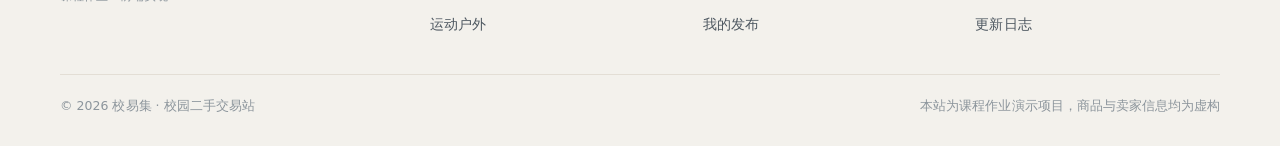
<file: publish.html>
<!DOCTYPE html>
<html lang="zh-CN">
<head>
  <meta charset="UTF-8">
  <meta name="viewport" content="width=device-width, initial-scale=1">
  <title>发布闲置 - 校易集</title>
  <meta name="description" content="填写商品信息即可免费发布闲置，带有完整的前端表单校验。">
  <link rel="icon" href="data:image/svg+xml,%3Csvg xmlns='http://www.w3.org/2000/svg' viewBox='0 0 64 64'%3E%3Crect width='64' height='64' rx='14' fill='%2315191d'/%3E%3Ctext x='32' y='44' font-size='36' font-family='sans-serif' font-weight='600' text-anchor='middle' fill='%23fffdfa'%3E易%3C/text%3E%3C/svg%3E">
  <link rel="stylesheet" href="css/style.css">
</head>
<body data-page="publish">

  <div class="notice">
    <div class="container">
      <span><b>发布小贴士</b>：写清楚瑕疵和交易地点，成交快一倍</span>
      <span class="notice-links">
        <a href="mine.html">我的闲置</a>
        <a href="list.html">闲置列表</a>
      </span>
    </div>
  </div>

  <header class="site-header">
    <div class="container">
      <a class="brand" href="index.html">
        <span class="brand-logo">易</span>
        <span>校易集<small>校园二手交易站</small></span>
      </a>
      <nav class="main-nav">
        <a href="index.html">首页</a>
        <a href="list.html">闲置列表</a>
        <a href="publish.html">发布闲置</a>
        <a href="mine.html">我的</a>
        <a href="about.html">关于</a>
      </nav>
      <div class="header-actions">
        <button class="icon-btn js-theme" title="切换深浅色">🌙</button>
        <button class="icon-btn nav-toggle" title="展开菜单">☰</button>
      </div>
    </div>
  </header>

  <main class="container page">

    <nav class="breadcrumb">
      <a href="index.html">首页</a>
      <span class="sep">/</span>
      <span class="current">发布闲置</span>
    </nav>

    <div class="page-head">
      <h1>发布一件闲置</h1>
      <p class="sub">带 <span style="color:#f43f5e">*</span> 的是必填项。信息填得越具体，越容易约到人。</p>
    </div>

    <form class="form-card" id="publishForm" novalidate>

      <div class="form-row">
        <label for="title">商品标题 <span class="req">*</span></label>
        <input class="input" id="title" name="title" placeholder="例如：高等数学（同济第七版）上下册" maxlength="30">
        <p class="error-msg"></p>
        <p class="hint">建议写成「书名 / 型号 + 关键信息」，4—30 个字</p>
      </div>

      <div class="form-row" id="catRow">
        <label>商品分类 <span class="req">*</span></label>
        <div class="radio-group">
          <label><input type="radio" name="cat" value="book"> 教材书籍</label>
          <label><input type="radio" name="cat" value="digital"> 数码电子</label>
          <label><input type="radio" name="cat" value="life"> 生活用品</label>
          <label><input type="radio" name="cat" value="sport"> 运动户外</label>
          <label><input type="radio" name="cat" value="misc"> 其他好物</label>
        </div>
        <p class="error-msg">请选择一个分类</p>
      </div>

      <div class="form-grid-2">
        <div class="form-row">
          <label for="price">出售价格（元） <span class="req">*</span></label>
          <input class="input" id="price" name="price" type="number" min="0" step="0.01" placeholder="25">
          <p class="error-msg"></p>
        </div>
        <div class="form-row">
          <label for="origin">原价（选填）</label>
          <input class="input" id="origin" name="origin" type="number" min="0" step="0.01" placeholder="68">
          <p class="error-msg"></p>
          <p class="hint">填了原价，页面会自动帮你算出省了多少钱</p>
        </div>
      </div>

      <div class="form-row">
        <label>成色</label>
        <div class="radio-group" id="condGroup"></div>
      </div>

      <div class="form-row">
        <label for="campus">交易地点 <span class="req">*</span></label>
        <input class="input" id="campus" name="campus" placeholder="例如：东校区 · 学一食堂门口" maxlength="40">
        <p class="error-msg"></p>
        <p class="hint">尽量写具体的楼栋或食堂，方便对方判断距离</p>
      </div>

      <div class="form-row">
        <label for="desc">详细描述 <span class="req">*</span></label>
        <textarea class="textarea" id="desc" name="desc" placeholder="写清楚使用时间、有没有笔记或磕碰、配件是否齐全，以及为什么出售。"></textarea>
        <p class="error-msg"></p>
        <p class="hint">至少 10 个字，已输入 <span id="descCount">0 字</span></p>
      </div>

      <div class="form-row">
        <label for="wechat">联系微信号 <span class="req">*</span></label>
        <input class="input" id="wechat" name="wechat" placeholder="只对收藏了你商品的同校同学可见" maxlength="20">
        <p class="error-msg"></p>
        <p class="hint">6—20 位字母、数字或下划线。演示项目不会真的上传，只存在你自己的浏览器里</p>
      </div>

      <div class="form-actions">
      <button class="btn btn-primary btn-lg" type="submit">立即发布</button>
        <button class="btn btn-ghost btn-lg" type="reset">重填</button>
      </div>
    </form>
  </main>

  <footer class="site-footer">
    <div class="container">
      <div class="footer-grid">
        <div class="footer-about">
          <a class="brand" href="index.html">
            <span class="brand-logo">易</span>
            <span>校易集<small>校园二手交易站</small></span>
          </a>
          <p>一个只服务本校同学的闲置交换小站，让课本和旧物继续被用起来。</p>
          <span class="badge badge-brand">课程作业 · 前端实现</span>
        </div>
        <div>
          <h4>逛一逛</h4>
          <ul>
            <li><a href="list.html?cat=book">教材书籍</a></li>
            <li><a href="list.html?cat=digital">数码电子</a></li>
            <li><a href="list.html?cat=life">生活用品</a></li>
            <li><a href="list.html?cat=sport">运动户外</a></li>
          </ul>
        </div>
        <div>
          <h4>常用功能</h4>
          <ul>
            <li><a href="list.html">搜索闲置</a></li>
            <li><a href="publish.html">发布闲置</a></li>
            <li><a href="mine.html">我的收藏</a></li>
            <li><a href="mine.html">我的发布</a></li>
          </ul>
        </div>
        <div>
          <h4>帮助</h4>
          <ul>
            <li><a href="about.html">关于本站</a></li>
            <li><a href="about.html#tech">技术说明</a></li>
            <li><a href="about.html#tips">交易安全提示</a></li>
            <li><a href="about.html#log">更新日志</a></li>
          </ul>
        </div>
      </div>
      <div class="footer-bottom">
        <span>© <span class="js-year">2026</span> 校易集 · 校园二手交易站</span>
        <span>本站为课程作业演示项目，商品与卖家信息均为虚构</span>
      </div>
    </div>
  </footer>

  <script src="js/data.js"></script>
  <script src="js/app.js"></script>
</body>
</html>
</file>
<file: css/style.css>
/* ==========================================================
   校易集 · 校园二手交易站   公共样式表
   文件：css/style.css
   目录：
   01 设计变量 / 深浅主题    02 基础重置
   03 布局容器 / 通用组件    04 顶部公告条
   05 头部导航              06 按钮
   07 首页 Hero / 轮播       08 分类入口
   09 商品卡片              10 工具栏 / 筛选
   11 表单                  12 详情页
   13 弹窗 / 轻提示         14 页脚 / 返回顶部
   15 响应式（平板 / 手机）  16 动画
   ========================================================== */

/* ---------- 01 设计变量 / 深浅主题 ---------- */
:root {
  /* 品牌色：青绿色，呼应"闲置循环、环保" */
  --brand: #12b886;
  --brand-dark: #0ca678;
  --brand-soft: #e6fcf5;
  /* 点缀色：价格、强调按钮 */
  --accent: #f76707;
  --accent-soft: #fff4e6;

  /* 中性色 */
  --bg: #f5f7f9;
  --surface: #ffffff;
  --surface-2: #f8fafb;
  --text: #1f2933;
  --text-2: #52606d;
  --muted: #9aa5b1;
  --border: #e4e9ee;

  /* 圆角 / 阴影 / 间距 */
  --radius: 14px;
  --radius-sm: 10px;
  --radius-pill: 999px;
  --shadow-1: 0 1px 2px rgba(16, 24, 40, .06), 0 1px 3px rgba(16, 24, 40, .04);
  --shadow-2: 0 12px 28px -10px rgba(16, 24, 40, .22);
  --max: 1120px;

  /* 分类封面渐变 */
  --cov-book: linear-gradient(135deg, #93c5fd, #3b82f6);
  --cov-digital: linear-gradient(135deg, #c4b5fd, #7c3aed);
  --cov-life: linear-gradient(135deg, #fda4af, #f43f5e);
  --cov-sport: linear-gradient(135deg, #6ee7b7, #059669);
  --cov-misc: linear-gradient(135deg, #fcd34d, #f59e0b);
  --cov-default: linear-gradient(135deg, #cbd5e1, #94a3b8);

  --ease: cubic-bezier(.22, .61, .36, 1);
}

/* 深色主题：给 html 加 data-theme="dark" 即可整体换色 */
html[data-theme="dark"] {
  --brand: #20c997;
  --brand-dark: #12b886;
  --brand-soft: #10312a;
  --accent: #ff922b;
  --accent-soft: #3a2713;
  --bg: #0f1719;
  --surface: #172124;
  --surface-2: #1d2a2e;
  --text: #e7edf0;
  --text-2: #a9b6bd;
  --muted: #7d8b93;
  --border: #26343a;
  --shadow-1: 0 1px 2px rgba(0, 0, 0, .4);
  --shadow-2: 0 14px 30px -12px rgba(0, 0, 0, .65);
}

/* ---------- 02 基础重置 ---------- */
* { box-sizing: border-box; }

html { -webkit-text-size-adjust: 100%; }

body {
  margin: 0;
  background: var(--bg);
  color: var(--text);
  font-family: "PingFang SC", "Microsoft YaHei", "Hiragino Sans GB",
               "Segoe UI", system-ui, -apple-system, sans-serif;
  font-size: 15px;
  line-height: 1.65;
  transition: background-color .3s var(--ease), color .3s var(--ease);
}

img { max-width: 100%; display: block; }

a { color: inherit; text-decoration: none; }

h1, h2, h3, h4 { margin: 0; line-height: 1.3; font-weight: 700; }

p { margin: 0; }

ul { margin: 0; padding: 0; list-style: none; }

button, input, select, textarea { font: inherit; color: inherit; }

button { cursor: pointer; border: none; background: none; }

:focus-visible {
  outline: 2px solid var(--brand);
  outline-offset: 2px;
  border-radius: 6px;
}

::selection { background: var(--brand); color: #fff; }

/* ---------- 03 布局容器 / 通用组件 ---------- */
.container {
  width: 100%;
  max-width: var(--max);
  margin: 0 auto;
  padding: 0 20px;
}

.page { padding: 28px 0 60px; }

.section { margin-bottom: 46px; }

.section-head {
  display: flex;
  align-items: flex-end;
  justify-content: space-between;
  gap: 16px;
  margin-bottom: 18px;
}

.section-head h2 {
  font-size: 21px;
  display: flex;
  align-items: center;
  gap: 8px;
}

.section-head h2::before {
  content: "";
  width: 5px;
  height: 20px;
  border-radius: 3px;
  background: var(--brand);
}

.section-head .more {
  font-size: 14px;
  color: var(--text-2);
  transition: color .2s;
}

.section-head .more:hover { color: var(--brand); }

.sub { color: var(--text-2); font-size: 14px; }

.muted { color: var(--muted); }

.badge {
  display: inline-block;
  padding: 2px 9px;
  border-radius: var(--radius-pill);
  font-size: 12px;
  line-height: 1.7;
  background: var(--surface-2);
  color: var(--text-2);
  border: 1px solid var(--border);
}

.badge-brand { background: var(--brand-soft); color: var(--brand-dark); border-color: transparent; }
.badge-accent { background: var(--accent-soft); color: var(--accent); border-color: transparent; }

/* 面包屑 */
.breadcrumb {
  display: flex;
  flex-wrap: wrap;
  align-items: center;
  gap: 6px;
  font-size: 13.5px;
  color: var(--text-2);
  margin-bottom: 18px;
}

.breadcrumb a:hover { color: var(--brand); }
.breadcrumb .sep { color: var(--muted); }
.breadcrumb .current { color: var(--text); font-weight: 600; }

/* 页面标题区 */
.page-head { margin-bottom: 22px; }
.page-head h1 { font-size: 25px; margin-bottom: 6px; }

/* ---------- 04 顶部公告条 ---------- */
.notice {
  background: linear-gradient(90deg, var(--brand-dark), var(--brand));
  color: #fff;
  font-size: 13px;
}

.notice .container {
  display: flex;
  align-items: center;
  justify-content: space-between;
  gap: 12px;
  padding-top: 7px;
  padding-bottom: 7px;
}

.notice b { font-weight: 700; }
.notice .notice-links { display: flex; gap: 16px; opacity: .92; }
.notice .notice-links a:hover { text-decoration: underline; }

/* ---------- 05 头部导航 ---------- */
.site-header {
  position: sticky;
  top: 0;
  z-index: 50;
  background: color-mix(in srgb, var(--surface) 88%, transparent);
  backdrop-filter: saturate(1.4) blur(10px);
  border-bottom: 1px solid var(--border);
}

.site-header .container {
  display: flex;
  align-items: center;
  gap: 22px;
  height: 64px;
}

.brand {
  display: flex;
  align-items: center;
  gap: 9px;
  font-size: 18px;
  font-weight: 800;
  letter-spacing: .3px;
  white-space: nowrap;
}

.brand-logo {
  width: 32px;
  height: 32px;
  display: grid;
  place-items: center;
  border-radius: 9px;
  background: linear-gradient(135deg, var(--brand), var(--brand-dark));
  color: #fff;
  font-size: 17px;
  box-shadow: 0 4px 12px -4px var(--brand);
}

.brand small {
  display: block;
  font-size: 11px;
  font-weight: 500;
  color: var(--muted);
  letter-spacing: 0;
}

.main-nav {
  display: flex;
  align-items: center;
  gap: 4px;
  margin-left: 6px;
}

.main-nav a {
  position: relative;
  padding: 7px 12px;
  border-radius: var(--radius-sm);
  font-size: 14.5px;
  color: var(--text-2);
  transition: background-color .2s, color .2s;
}

.main-nav a:hover { color: var(--text); background: var(--surface-2); }

.main-nav a.active { color: var(--brand-dark); background: var(--brand-soft); font-weight: 600; }

.header-actions {
  display: flex;
  align-items: center;
  gap: 8px;
  margin-left: auto;
}

.icon-btn {
  width: 38px;
  height: 38px;
  display: grid;
  place-items: center;
  border-radius: var(--radius-sm);
  border: 1px solid var(--border);
  background: var(--surface);
  font-size: 16px;
  transition: transform .15s var(--ease), border-color .2s, background-color .2s;
}

.icon-btn:hover { border-color: var(--brand); background: var(--brand-soft); }
.icon-btn:active { transform: scale(.94); }

.nav-toggle { display: none; }

/* ---------- 06 按钮 ---------- */
.btn {
  display: inline-flex;
  align-items: center;
  justify-content: center;
  gap: 7px;
  padding: 10px 18px;
  border-radius: var(--radius-sm);
  font-size: 14.5px;
  font-weight: 600;
  border: 1px solid transparent;
  transition: transform .15s var(--ease), background-color .2s,
              border-color .2s, color .2s, box-shadow .2s;
}

.btn:active { transform: translateY(1px) scale(.99); }

.btn-primary {
  background: var(--brand);
  color: #fff;
  box-shadow: 0 8px 18px -10px var(--brand);
}

.btn-primary:hover { background: var(--brand-dark); }

.btn-ghost {
  background: var(--surface);
  border-color: var(--border);
  color: var(--text);
}

.btn-ghost:hover { border-color: var(--brand); color: var(--brand-dark); }

.btn-soft { background: var(--brand-soft); color: var(--brand-dark); }
.btn-soft:hover { background: var(--brand); color: #fff; }

.btn-lg { padding: 13px 26px; font-size: 15.5px; border-radius: 12px; }
.btn-sm { padding: 7px 13px; font-size: 13.5px; }
.btn-block { width: 100%; }
.btn[disabled] { opacity: .5; cursor: not-allowed; }

/* ---------- 07 首页 Hero / 轮播 ---------- */
.hero {
  display: grid;
  grid-template-columns: 1.02fr .98fr;
  gap: 40px;
  align-items: center;
  padding: 40px 0 34px;
}

.hero h1 {
  font-size: 38px;
  line-height: 1.25;
  letter-spacing: -.5px;
  margin-bottom: 14px;
}

.hero h1 .hl {
  color: var(--brand-dark);
  background: linear-gradient(transparent 62%, var(--brand-soft) 0);
  padding: 0 3px;
}

.hero .lead {
  font-size: 15.5px;
  color: var(--text-2);
  max-width: 46ch;
  margin-bottom: 24px;
}

.hero-actions { display: flex; flex-wrap: wrap; gap: 12px; margin-bottom: 26px; }

/* 首页数据统计 */
.stats {
  display: flex;
  gap: 30px;
  padding-top: 22px;
  border-top: 1px dashed var(--border);
}

.stats .num {
  font-size: 24px;
  font-weight: 800;
  color: var(--brand-dark);
  font-variant-numeric: tabular-nums;
}

.stats .num i { font-style: normal; font-size: 14px; margin-left: 1px; }
.stats .label { font-size: 13px; color: var(--muted); }

/* 轮播 */
.carousel {
  position: relative;
  border-radius: 20px;
  overflow: hidden;
  box-shadow: var(--shadow-2);
  background: var(--surface);
}

.slides { display: flex; transition: transform .55s var(--ease); }

.slide {
  min-width: 100%;
  aspect-ratio: 4 / 3;
  padding: 30px;
  display: flex;
  flex-direction: column;
  justify-content: flex-end;
  color: #fff;
  position: relative;
}

.slide::before {
  content: "";
  position: absolute;
  inset: 0;
  background: radial-gradient(circle at 78% 18%, rgba(255, 255, 255, .35), transparent 55%);
}

.slide > * { position: relative; }

.slide .tag {
  align-self: flex-start;
  padding: 4px 12px;
  border-radius: var(--radius-pill);
  background: rgba(255, 255, 255, .22);
  backdrop-filter: blur(4px);
  font-size: 12.5px;
  margin-bottom: auto;
}

.slide h3 { font-size: 24px; margin-bottom: 6px; }
.slide p { font-size: 14px; opacity: .94; margin-bottom: 14px; }

/* 这两个元素底色固定是白色，文字颜色也固定成深色，避免深色主题下白底白字看不见 */
.slide .btn { align-self: flex-start; background: #fff; color: #1f2933; }
.slide .btn:hover { background: rgba(255, 255, 255, .88); }

.s1 { background: linear-gradient(135deg, #0ca678, #12b886 55%, #63e6be); }
.s2 { background: linear-gradient(135deg, #4c6ef5, #7048e8 60%, #b197fc); }
.s3 { background: linear-gradient(135deg, #f76707, #f59f00 60%, #ffd43b); }

.carousel-btn {
  position: absolute;
  top: 50%;
  transform: translateY(-50%);
  width: 38px;
  height: 38px;
  border-radius: 50%;
  display: grid;
  place-items: center;
  background: rgba(255, 255, 255, .82);
  color: #1f2933;
  font-size: 17px;
  box-shadow: var(--shadow-1);
  opacity: 0;
  transition: opacity .25s, background-color .2s;
}

.carousel:hover .carousel-btn { opacity: 1; }
.carousel-btn:hover { background: #fff; }
.carousel-btn.prev { left: 12px; }
.carousel-btn.next { right: 12px; }

.dots {
  position: absolute;
  left: 0;
  right: 0;
  bottom: 14px;
  display: flex;
  justify-content: center;
  gap: 7px;
}

.dots button {
  width: 8px;
  height: 8px;
  border-radius: 50%;
  background: rgba(255, 255, 255, .55);
  transition: width .25s var(--ease), background-color .25s;
}

.dots button.active { width: 22px; border-radius: 4px; background: #fff; }

/* ---------- 08 分类入口 ---------- */
.cat-grid {
  display: grid;
  grid-template-columns: repeat(5, 1fr);
  gap: 14px;
}

.cat-card {
  display: flex;
  flex-direction: column;
  align-items: center;
  gap: 9px;
  padding: 20px 12px;
  background: var(--surface);
  border: 1px solid var(--border);
  border-radius: var(--radius);
  box-shadow: var(--shadow-1);
  transition: transform .2s var(--ease), box-shadow .2s, border-color .2s;
}

.cat-card:hover {
  transform: translateY(-4px);
  box-shadow: var(--shadow-2);
  border-color: color-mix(in srgb, var(--brand) 40%, var(--border));
}

.cat-card .emoji { font-size: 27px; line-height: 1; }
.cat-card .name { font-weight: 600; font-size: 14.5px; }
.cat-card .count { font-size: 12px; color: var(--muted); }

/* ---------- 09 商品卡片 ---------- */
.card-grid {
  display: grid;
  grid-template-columns: repeat(auto-fill, minmax(215px, 1fr));
  gap: 18px;
}

.p-card {
  position: relative;
  display: flex;
  flex-direction: column;
  background: var(--surface);
  border: 1px solid var(--border);
  border-radius: var(--radius);
  overflow: hidden;
  box-shadow: var(--shadow-1);
  transition: transform .22s var(--ease), box-shadow .22s, border-color .22s;
}

.p-card:hover {
  transform: translateY(-5px);
  box-shadow: var(--shadow-2);
  border-color: color-mix(in srgb, var(--brand) 35%, var(--border));
}

/* 封面：没有真实照片时用分类渐变色 + 图标 */
.p-cover {
  position: relative;
  aspect-ratio: 4 / 3;
  display: grid;
  place-items: center;
  background: var(--cov-default);
  overflow: hidden;
}

.p-cover::after {
  content: "";
  position: absolute;
  inset: 0;
  background: radial-gradient(circle at 28% 22%, rgba(255, 255, 255, .42), transparent 62%);
}

.p-cover .emoji {
  font-size: 52px;
  filter: drop-shadow(0 4px 8px rgba(0, 0, 0, .18));
  transition: transform .35s var(--ease);
}

.p-card:hover .p-cover .emoji { transform: scale(1.12) rotate(-4deg); }

.p-cover img { width: 100%; height: 100%; object-fit: cover; }

/* 分类封面底色。写成两个类名是为了权重高于后面 .detail-cover / .p-cover 的灰色兜底，
   否则详情页大图会被兜底色盖掉，变成一片灰。 */
.p-cover.cov-book, .detail-cover.cov-book { background: var(--cov-book); }
.p-cover.cov-digital, .detail-cover.cov-digital { background: var(--cov-digital); }
.p-cover.cov-life, .detail-cover.cov-life { background: var(--cov-life); }
.p-cover.cov-sport, .detail-cover.cov-sport { background: var(--cov-sport); }
.p-cover.cov-misc, .detail-cover.cov-misc { background: var(--cov-misc); }

.p-cover .cond {
  position: absolute;
  top: 10px;
  left: 10px;
  z-index: 2;
  padding: 2px 9px;
  border-radius: var(--radius-pill);
  background: rgba(255, 255, 255, .92);
  color: #1f2933;
  font-size: 11.5px;
  font-weight: 600;
}

/* 收藏小按钮 */
.fav-btn {
  position: absolute;
  top: 8px;
  right: 8px;
  z-index: 2;
  width: 32px;
  height: 32px;
  display: grid;
  place-items: center;
  border-radius: 50%;
  background: rgba(255, 255, 255, .9);
  font-size: 15px;
  color: #94a3b8;
  transition: transform .18s var(--ease), color .2s, background-color .2s;
}

.fav-btn:hover { transform: scale(1.1); background: #fff; }
.fav-btn.on { color: #f43f5e; }

.p-body { padding: 13px 14px 15px; display: flex; flex-direction: column; gap: 7px; flex: 1; }

.p-title {
  font-size: 15px;
  font-weight: 600;
  line-height: 1.45;
  display: -webkit-box;
  -webkit-line-clamp: 2;
  -webkit-box-orient: vertical;
  overflow: hidden;
  min-height: 44px;
}

.p-tags { display: flex; flex-wrap: wrap; gap: 5px; }

.p-foot {
  display: flex;
  align-items: baseline;
  justify-content: space-between;
  gap: 8px;
  margin-top: auto;
  padding-top: 4px;
}

.price { color: var(--accent); font-weight: 800; font-size: 19px; font-variant-numeric: tabular-nums; }
.price i { font-style: normal; font-size: 13px; margin-right: 1px; }
.price-old { font-size: 12.5px; color: var(--muted); text-decoration: line-through; }

.p-seller { font-size: 12.5px; color: var(--muted); display: flex; align-items: center; gap: 4px; }

.card-link { position: absolute; inset: 0; z-index: 1; }

/* 卡片底部附加的操作按钮（"我的"页面用）：要盖在整卡链接之上才点得动 */
.p-action {
  position: relative;
  z-index: 2;
  margin: 0 13px 13px;
  width: calc(100% - 26px);
}

/* ---------- 10 工具栏 / 筛选 ---------- */
.toolbar {
  display: flex;
  flex-wrap: wrap;
  align-items: center;
  gap: 12px;
  padding: 14px 16px;
  background: var(--surface);
  border: 1px solid var(--border);
  border-radius: var(--radius);
  box-shadow: var(--shadow-1);
  margin-bottom: 18px;
}

.search-box {
  display: flex;
  align-items: center;
  gap: 8px;
  flex: 1 1 230px;
  padding: 8px 13px;
  border: 1px solid var(--border);
  border-radius: var(--radius-sm);
  background: var(--surface-2);
  transition: border-color .2s, box-shadow .2s;
}

.search-box:focus-within {
  border-color: var(--brand);
  box-shadow: 0 0 0 3px var(--brand-soft);
}

.search-box input {
  flex: 1;
  border: none;
  background: none;
  outline: none;
  font-size: 14.5px;
}

.toolbar .select {
  padding: 9px 12px;
  border: 1px solid var(--border);
  border-radius: var(--radius-sm);
  background: var(--surface-2);
  font-size: 14px;
  outline: none;
  cursor: pointer;
}

.toolbar .select:focus { border-color: var(--brand); }

.switch { display: flex; align-items: center; gap: 7px; font-size: 13.5px; color: var(--text-2); cursor: pointer; }
.switch input { width: 16px; height: 16px; accent-color: var(--brand); cursor: pointer; }

.chips { display: flex; flex-wrap: wrap; gap: 8px; margin-bottom: 18px; }

.chip {
  padding: 7px 15px;
  border-radius: var(--radius-pill);
  border: 1px solid var(--border);
  background: var(--surface);
  font-size: 14px;
  color: var(--text-2);
  transition: all .2s var(--ease);
}

.chip:hover { border-color: var(--brand); color: var(--brand-dark); }

.chip.active {
  background: var(--brand);
  border-color: var(--brand);
  color: #fff;
  font-weight: 600;
  box-shadow: 0 6px 14px -8px var(--brand);
}

.list-info {
  display: flex;
  align-items: center;
  justify-content: space-between;
  gap: 12px;
  margin-bottom: 14px;
  font-size: 13.5px;
  color: var(--text-2);
}

.list-info b { color: var(--accent); font-size: 15px; }

/* 空状态 */
.empty {
  padding: 60px 20px;
  text-align: center;
  background: var(--surface);
  border: 1px dashed var(--border);
  border-radius: var(--radius);
  color: var(--text-2);
}

.empty .emoji { font-size: 42px; display: block; margin-bottom: 10px; }
.empty h3 { font-size: 17px; margin-bottom: 6px; color: var(--text); }
.empty p { margin-bottom: 16px; font-size: 14px; }

/* ---------- 11 表单 ---------- */
.form-card {
  background: var(--surface);
  border: 1px solid var(--border);
  border-radius: var(--radius);
  box-shadow: var(--shadow-1);
  padding: 26px;
  max-width: 720px;
}

.form-row { margin-bottom: 20px; }

.form-row > label {
  display: block;
  font-size: 14px;
  font-weight: 600;
  margin-bottom: 7px;
}

.form-row > label .req { color: var(--accent); margin-left: 3px; }

.form-row .hint { font-size: 12.5px; color: var(--muted); margin-top: 6px; }

.input, .textarea {
  width: 100%;
  padding: 11px 13px;
  border: 1px solid var(--border);
  border-radius: var(--radius-sm);
  background: var(--surface-2);
  outline: none;
  transition: border-color .2s, box-shadow .2s;
}

.textarea { min-height: 110px; resize: vertical; line-height: 1.6; }

.input:focus, .textarea:focus {
  border-color: var(--brand);
  box-shadow: 0 0 0 3px var(--brand-soft);
  background: var(--surface);
}

.form-row.invalid .input,
.form-row.invalid .textarea { border-color: #f43f5e; }

.error-msg {
  display: none;
  margin-top: 6px;
  font-size: 12.5px;
  color: #f43f5e;
}

.form-row.invalid .error-msg { display: block; }

.form-grid-2 { display: grid; grid-template-columns: 1fr 1fr; gap: 16px; }

.radio-group { display: flex; flex-wrap: wrap; gap: 9px; }

.radio-group label {
  display: flex;
  align-items: center;
  gap: 6px;
  padding: 8px 13px;
  border: 1px solid var(--border);
  border-radius: var(--radius-sm);
  background: var(--surface-2);
  font-size: 14px;
  cursor: pointer;
  transition: all .18s var(--ease);
}

.radio-group label:hover { border-color: var(--brand); }
.radio-group input { accent-color: var(--brand); }
.radio-group label:has(input:checked) {
  border-color: var(--brand);
  background: var(--brand-soft);
  color: var(--brand-dark);
  font-weight: 600;
}

.form-actions {
  display: flex;
  gap: 12px;
  border-top: 1px dashed var(--border);
  margin-top: 26px;
  padding-top: 20px;
}

/* ---------- 12 详情页 ---------- */
.detail {
  display: grid;
  grid-template-columns: 1.05fr .95fr;
  gap: 34px;
  align-items: start;
}

.detail-cover {
  position: relative;
  aspect-ratio: 4 / 3;
  border-radius: var(--radius);
  display: grid;
  place-items: center;
  background: var(--cov-default);
  overflow: hidden;
  box-shadow: var(--shadow-1);
}

.detail-cover::after {
  content: "";
  position: absolute;
  inset: 0;
  /* 左上角一点柔光、底部压一点暗，让大图有层次，不至于糊成一片灰 */
  background: radial-gradient(circle at 30% 22%, rgba(255, 255, 255, .26), transparent 58%),
              linear-gradient(180deg, transparent 55%, rgba(0, 0, 0, .12));
}

.detail-cover .emoji { font-size: 132px; filter: drop-shadow(0 10px 22px rgba(0, 0, 0, .3)); }
.detail-cover img { width: 100%; height: 100%; object-fit: cover; }

.detail-title { font-size: 26px; line-height: 1.35; margin-bottom: 12px; }

.price-box {
  display: flex;
  align-items: baseline;
  gap: 10px;
  padding: 16px 18px;
  border-radius: var(--radius);
  background: var(--accent-soft);
  margin-bottom: 18px;
}

.price-box .price { font-size: 32px; }

.spec-list {
  display: grid;
  grid-template-columns: repeat(2, 1fr);
  gap: 10px 16px;
  margin-bottom: 20px;
}

.spec-list li {
  display: flex;
  gap: 8px;
  font-size: 14px;
  padding: 9px 12px;
  background: var(--surface);
  border: 1px solid var(--border);
  border-radius: var(--radius-sm);
}

.spec-list .k { color: var(--muted); white-space: nowrap; }
.spec-list .v { font-weight: 600; }

.desc-box {
  padding: 16px 18px;
  background: var(--surface);
  border: 1px solid var(--border);
  border-radius: var(--radius);
  margin-bottom: 20px;
}

.desc-box h3 { font-size: 15px; margin-bottom: 8px; }
.desc-box p { color: var(--text-2); font-size: 14.5px; white-space: pre-line; }

.seller-card {
  display: flex;
  align-items: center;
  gap: 12px;
  padding: 14px 16px;
  background: var(--surface);
  border: 1px solid var(--border);
  border-radius: var(--radius);
  margin-bottom: 20px;
}

.avatar {
  width: 44px;
  height: 44px;
  border-radius: 50%;
  display: grid;
  place-items: center;
  font-size: 21px;
  background: var(--brand-soft);
}

.seller-card .name { font-weight: 700; }
.seller-card .meta { font-size: 12.5px; color: var(--muted); }

.detail-actions { display: flex; gap: 12px; flex-wrap: wrap; }

/* ---------- 13 弹窗 / 轻提示 ---------- */
.modal-mask {
  position: fixed;
  inset: 0;
  z-index: 200;
  display: none;
  place-items: center;
  padding: 20px;
  background: rgba(15, 23, 25, .5);
  backdrop-filter: blur(3px);
}

.modal-mask.show { display: grid; animation: fadeIn .22s var(--ease); }

.modal {
  width: 100%;
  max-width: 400px;
  background: var(--surface);
  border-radius: 18px;
  padding: 24px;
  box-shadow: 0 24px 60px -20px rgba(0, 0, 0, .45);
  animation: popIn .26s var(--ease);
}

.modal h3 { font-size: 18px; margin-bottom: 6px; }
.modal .modal-sub { font-size: 13.5px; color: var(--muted); margin-bottom: 18px; }

.contact-line {
  display: flex;
  align-items: center;
  justify-content: space-between;
  gap: 10px;
  padding: 12px 14px;
  background: var(--surface-2);
  border: 1px dashed var(--border);
  border-radius: var(--radius-sm);
  margin-bottom: 14px;
}

.contact-line .val { font-weight: 700; letter-spacing: .4px; }

.modal-actions { display: flex; gap: 10px; justify-content: flex-end; margin-top: 6px; }

.toast {
  position: fixed;
  left: 50%;
  bottom: 34px;
  z-index: 300;
  transform: translate(-50%, 24px);
  padding: 11px 20px;
  border-radius: var(--radius-pill);
  background: #1f2933;
  color: #fff;
  font-size: 14px;
  box-shadow: var(--shadow-2);
  opacity: 0;
  pointer-events: none;
  transition: opacity .25s, transform .3s var(--ease);
}

.toast.show { opacity: 1; transform: translate(-50%, 0); }

/* 返回顶部 */
.to-top {
  position: fixed;
  right: 24px;
  bottom: 26px;
  z-index: 60;
  width: 44px;
  height: 44px;
  display: grid;
  place-items: center;
  border-radius: 50%;
  background: var(--surface);
  border: 1px solid var(--border);
  box-shadow: var(--shadow-2);
  font-size: 18px;
  opacity: 0;
  transform: translateY(12px);
  pointer-events: none;
  transition: opacity .25s, transform .25s var(--ease), border-color .2s;
}

.to-top.show { opacity: 1; transform: none; pointer-events: auto; }
.to-top:hover { border-color: var(--brand); color: var(--brand-dark); }

/* ---------- 14 页脚 ---------- */
.site-footer {
  background: var(--surface);
  border-top: 1px solid var(--border);
  padding: 40px 0 26px;
  margin-top: 20px;
}

.footer-grid {
  display: grid;
  grid-template-columns: 1.4fr 1fr 1fr 1fr;
  gap: 28px;
  margin-bottom: 28px;
}

.footer-grid h4 { font-size: 14px; margin-bottom: 12px; }
.footer-grid li { margin-bottom: 8px; }
.footer-grid a { font-size: 13.5px; color: var(--text-2); transition: color .2s; }
.footer-grid a:hover { color: var(--brand-dark); }

.footer-about p { font-size: 13.5px; color: var(--text-2); max-width: 34ch; margin-bottom: 12px; }

.footer-bottom {
  display: flex;
  flex-wrap: wrap;
  gap: 8px;
  justify-content: space-between;
  padding-top: 20px;
  border-top: 1px solid var(--border);
  font-size: 12.5px;
  color: var(--muted);
}

/* ---------- 15 响应式 ---------- */
@media (max-width: 980px) {
  .hero { grid-template-columns: 1fr; gap: 30px; padding-top: 26px; }
  .hero h1 { font-size: 30px; }
  .detail { grid-template-columns: 1fr; gap: 26px; }
  .cat-grid { grid-template-columns: repeat(3, 1fr); }
  .footer-grid { grid-template-columns: 1fr 1fr; gap: 22px; }

  /* 小屏时导航收进抽屉 */
  .nav-toggle { display: grid; }
  .main-nav {
    position: absolute;
    top: 64px;
    left: 0;
    right: 0;
    flex-direction: column;
    align-items: stretch;
    gap: 2px;
    padding: 10px 16px 16px;
    background: var(--surface);
    border-bottom: 1px solid var(--border);
    box-shadow: var(--shadow-2);
    display: none;
  }
  .main-nav.open { display: flex; animation: fadeIn .2s var(--ease); }
  .main-nav a { padding: 11px 12px; }
}

@media (max-width: 620px) {
  body { font-size: 14.5px; }
  .container { padding: 0 15px; }
  .notice .notice-links { display: none; }
  .brand small { display: none; }
  .card-grid { grid-template-columns: repeat(2, 1fr); gap: 12px; }
  .p-cover .emoji { font-size: 38px; }
  .p-body { padding: 10px 11px 12px; }
  .p-title { font-size: 13.5px; min-height: 40px; }
  .price { font-size: 16.5px; }
  .cat-grid { grid-template-columns: repeat(2, 1fr); }
  .form-card { padding: 18px; }
  .form-grid-2 { grid-template-columns: 1fr; gap: 0; }
  .spec-list { grid-template-columns: 1fr; }
  .detail-cover .emoji { font-size: 76px; }
  .detail-title { font-size: 21px; }
  .stats { gap: 18px; }
  .stats .num { font-size: 20px; }
  .footer-grid { grid-template-columns: 1fr; }
  .to-top { right: 14px; bottom: 16px; }
}

/* ---------- 16 动画 ---------- */
@keyframes fadeIn {
  from { opacity: 0; }
  to { opacity: 1; }
}

@keyframes fadeUp {
  from { opacity: 0; transform: translateY(14px); }
  to { opacity: 1; transform: none; }
}

@keyframes popIn {
  from { opacity: 0; transform: scale(.94) translateY(8px); }
  to { opacity: 1; transform: none; }
}

/* 卡片依次淡入：JS 会给每张卡设置 --i 序号 */
.p-card { animation: fadeUp .45s var(--ease) backwards; animation-delay: calc(var(--i, 0) * 45ms); }

.fade-up { animation: fadeUp .5s var(--ease) backwards; }

@media (prefers-reduced-motion: reduce) {
  * { animation: none !important; transition: none !important; }
}

/* ==========================================================
   17 视觉升级 · 2026-10-15
   目标：去掉"AI 模板感"，向编辑部 / 产品官网的质感靠拢。
   约束：不改 class 名、不改 DOM 结构与 JS，纯视觉层覆盖。
   ========================================================== */

/* ---------- 17.1 设计变量重定义 ---------- */
:root {
  /* 只保留一个强调色：深松绿。价格另用低饱和砖红，仅作价格信号 */
  --brand: #0e7358;
  --brand-dark: #0a5c46;
  --brand-soft: #e7f1ec;
  --accent: #b0451f;
  --accent-soft: #f9ece6;

  /* 暖纸底 + 近黑墨色，替代原来的冷灰 */
  --bg: #f3f1ec;
  --surface: #fffdfa;
  --surface-2: #f7f5f0;
  --text: #15191d;
  --text-2: #4d5760;
  --muted: #8c959c;
  --border: #e3ded5;

  --radius: 16px;
  --radius-sm: 9px;
  --shadow-1: 0 1px 1px rgba(21, 25, 29, .04), 0 2px 6px -3px rgba(21, 25, 29, .10);
  --shadow-2: 0 24px 48px -28px rgba(21, 25, 29, .34);
  --max: 1200px;

  /* 分类底色改成低饱和"色纸"，不再用高饱和渐变 */
  --cov-book: #dde5f0;
  --cov-digital: #dfe7e3;
  --cov-life: #f0e5de;
  --cov-sport: #dfe9e2;
  --cov-misc: #efe8d8;
  --cov-default: #e8e6e0;
}

html[data-theme="dark"] {
  --brand: #2fae86;
  --brand-dark: #35bb90;
  --brand-soft: #10261f;
  --accent: #d9694a;
  --accent-soft: #2a1a14;
  --bg: #101315;
  --surface: #171b1e;
  --surface-2: #1d2226;
  --text: #eceef0;
  --text-2: #a8b0b6;
  --muted: #7c858c;
  --border: #262c31;
  --cov-book: #232a35;
  --cov-digital: #222a2b;
  --cov-life: #2e2622;
  --cov-sport: #212a25;
  --cov-misc: #2d2921;
  --cov-default: #24282b;
}

/* ---------- 17.2 字体与版面基础 ---------- */
body {
  font-family: "HarmonyOS Sans SC", "MiSans", "PingFang SC", "Source Han Sans SC",
               "Microsoft YaHei", "Hiragino Sans GB", "Segoe UI", system-ui, sans-serif;
  font-size: 15px;
  line-height: 1.72;
  letter-spacing: .002em;
  text-rendering: optimizeLegibility;
  -webkit-font-smoothing: antialiased;
}

h1, h2, h3, h4 { letter-spacing: -.012em; }

p { text-wrap: pretty; }

/* 极轻的纸感颗粒：压掉纯数字界面的"塑料感" */
body::after {
  content: "";
  position: fixed;
  inset: 0;
  z-index: 9999;
  pointer-events: none;
  opacity: .035;
  background-image: url("data:image/svg+xml,%3Csvg xmlns='http://www.w3.org/2000/svg' width='160' height='160'%3E%3Cfilter id='n'%3E%3CfeTurbulence type='fractalNoise' baseFrequency='.85' numOctaves='3'/%3E%3C/filter%3E%3Crect width='160' height='160' filter='url(%23n)'/%3E%3C/svg%3E");
}

.container { max-width: var(--max); }
.page { padding: 40px 0 84px; }
.section { margin-bottom: 74px; }

/* ---------- 17.3 顶部公告条：改成安静的墨色条 ---------- */
.notice {
  background: var(--text);
  color: var(--surface);
  font-size: 12.5px;
  letter-spacing: .01em;
}
.notice .notice-links { opacity: .72; }
.notice .notice-links a:hover { color: var(--surface); }

/* ---------- 17.4 头部导航 ---------- */
.site-header {
  background: color-mix(in srgb, var(--bg) 86%, transparent);
  border-bottom: 1px solid var(--border);
}

.site-header .container { height: 66px; }

.brand-logo {
  border-radius: 8px;
  background: var(--text);
  color: var(--surface);
  box-shadow: none;
  font-weight: 600;
}

.main-nav a { font-size: 14px; border-radius: 6px; }
.main-nav a:hover { background: transparent; color: var(--text); }

.main-nav a.active {
  background: transparent;
  color: var(--text);
  font-weight: 700;
}

.main-nav a.active::after {
  content: "";
  position: absolute;
  left: 12px;
  right: 12px;
  bottom: 3px;
  height: 2px;
  border-radius: 2px;
  background: var(--brand);
}

/* ---------- 17.5 按钮 ---------- */
.btn { border-radius: 9px; font-weight: 600; }

.btn-primary { background: var(--brand); box-shadow: none; }
.btn-primary:hover { background: var(--brand-dark); transform: translateY(-1px); }

.btn-ghost { background: transparent; border-color: var(--border); }
.btn-ghost:hover { border-color: var(--text); color: var(--text); }

.btn-soft { background: var(--brand-soft); }
.btn-lg { padding: 13px 24px; border-radius: 10px; letter-spacing: .01em; }

/* ---------- 17.6 首页首屏 ---------- */
.hero {
  grid-template-columns: 1.14fr .86fr;
  gap: 60px;
  align-items: start;
  padding: 58px 0 48px;
}

.hero h1 {
  font-size: clamp(34px, 3.9vw, 52px);
  line-height: 1.14;
  letter-spacing: -.028em;
  font-weight: 800;
  margin-bottom: 20px;
  text-wrap: balance;
}

.hero h1 .hl {
  color: var(--brand-dark);
  background: linear-gradient(transparent 66%, var(--brand-soft) 0);
  padding: 0 4px;
}

/* 标题上方的短标签，用来交代场景 */
.eyebrow {
  font-size: 12.5px;
  letter-spacing: .14em;
  color: var(--muted);
  margin-bottom: 14px;
  display: flex;
  align-items: center;
  gap: 10px;
}

.eyebrow::after {
  content: "";
  flex: 1;
  height: 1px;
  background: var(--border);
  max-width: 120px;
}

.hero .lead {
  font-size: 16px;
  line-height: 1.82;
  max-width: 43ch;
  margin-bottom: 28px;
}

.hero-actions { gap: 10px; margin-bottom: 32px; }

.stats {
  gap: 46px;
  padding-top: 26px;
  border-top: 1px solid var(--border);
}

.stats .num {
  font-size: 30px;
  font-weight: 800;
  letter-spacing: -.025em;
  color: var(--text);
}

.stats .label { font-size: 12.5px; letter-spacing: .01em; }

/* 轮播：去掉渐变和柔光，改用沉稳的纯色 */
.carousel { border-radius: 18px; }
.slides { transition: transform .6s var(--ease); }
.slide { aspect-ratio: 5 / 4; padding: 34px; }
.slide::before { display: none; }

.s1 { background: #0d6a52; }
.s2 { background: #2b3940; }
.s3 { background: #8a5a3d; }

.slide .tag {
  background: transparent;
  border: 1px solid rgba(255, 255, 255, .42);
  backdrop-filter: none;
  font-size: 12px;
  letter-spacing: .04em;
}

.slide h3 { font-size: 26px; letter-spacing: -.02em; margin-bottom: 8px; }
.slide p { font-size: 14px; opacity: .86; max-width: 34ch; }
.slide .btn { border-radius: 8px; font-weight: 600; }

.carousel-btn { width: 36px; height: 36px; background: rgba(255, 255, 255, .9); }

/* ---------- 17.7 区块标题：去掉重复的绿色竖条，改用细分隔线 ---------- */
.section-head {
  align-items: baseline;
  padding-top: 22px;
  border-top: 1px solid var(--border);
  margin-bottom: 24px;
}

.section-head h2 { font-size: 25px; font-weight: 700; letter-spacing: -.02em; }
.section-head h2::before { display: none; }
.section-head .more { font-size: 13.5px; }
.section-head .more:hover { color: var(--text); }

/* ---------- 17.8 分类入口：打破五等分，用 6 栏非对称网格 ---------- */
#catGrid {
  grid-template-columns: repeat(6, 1fr);
  gap: 12px;
}

#catGrid .cat-card:nth-child(1),
#catGrid .cat-card:nth-child(2) {
  grid-column: span 3;
  display: grid;
  grid-template-columns: auto 1fr;
  grid-template-rows: auto auto;
  column-gap: 18px;
  row-gap: 2px;
  align-content: center;
  justify-items: start;
  text-align: left;
  padding: 30px 26px;
}

#catGrid .cat-card:nth-child(1) .emoji,
#catGrid .cat-card:nth-child(2) .emoji { grid-row: 1 / span 2; }

#catGrid .cat-card:nth-child(n+3) { grid-column: span 2; }

#catGrid .cat-card {
  background: var(--surface);
  border: 1px solid var(--border);
  border-radius: var(--radius);
  box-shadow: none;
  gap: 10px;
}

#catGrid .cat-card:hover {
  transform: translateY(-3px);
  border-color: color-mix(in srgb, var(--brand) 45%, var(--border));
  box-shadow: var(--shadow-1);
}

/* 用线性图标替换 emoji */
#catGrid .cat-card .emoji,
.p-cover .emoji,
.detail-cover .emoji {
  display: grid;
  place-items: center;
  font-size: 0;
  line-height: 0;
  color: var(--text-2);
}

#catGrid .cat-card .emoji::before,
.p-cover .emoji::before,
.detail-cover .emoji::before {
  content: "";
  display: block;
  background-color: currentColor;
  -webkit-mask-image: var(--ico);
  mask-image: var(--ico);
  -webkit-mask-repeat: no-repeat;
  mask-repeat: no-repeat;
  -webkit-mask-position: center;
  mask-position: center;
  -webkit-mask-size: contain;
  mask-size: contain;
  transition: color .2s;
}

#catGrid .cat-card .emoji::before { width: 32px; height: 32px; }
#catGrid .cat-card:nth-child(1) .emoji::before,
#catGrid .cat-card:nth-child(2) .emoji::before { width: 40px; height: 40px; }
#catGrid .cat-card:hover .emoji { color: var(--brand); }

.p-cover .emoji::before { width: 64px; height: 64px; }
.detail-cover .emoji::before { width: 168px; height: 168px; }

/* 五个分类的图标（24 网格线性图标，用 mask 描边） */
#catGrid .cat-card[href*="cat=book"],
.p-cover.cov-book,
.detail-cover.cov-book {
  --ico: url("data:image/svg+xml,%3Csvg xmlns='http://www.w3.org/2000/svg' viewBox='0 0 24 24' fill='none' stroke='%23000' stroke-width='1.6' stroke-linecap='round' stroke-linejoin='round'%3E%3Cpath d='M4 5.2A2.2 2.2 0 0 1 6.2 3H20v15.4H6.2A2.2 2.2 0 0 0 4 20.6z'/%3E%3Cpath d='M8 7.6h8M8 11h5'/%3E%3C/svg%3E");
}

#catGrid .cat-card[href*="cat=digital"],
.p-cover.cov-digital,
.detail-cover.cov-digital {
  --ico: url("data:image/svg+xml,%3Csvg xmlns='http://www.w3.org/2000/svg' viewBox='0 0 24 24' fill='none' stroke='%23000' stroke-width='1.6' stroke-linecap='round' stroke-linejoin='round'%3E%3Crect x='3' y='4' width='18' height='12.5' rx='2'/%3E%3Cpath d='M9 20h6M12 16.5V20'/%3E%3C/svg%3E");
}

#catGrid .cat-card[href*="cat=life"],
.p-cover.cov-life,
.detail-cover.cov-life {
  --ico: url("data:image/svg+xml,%3Csvg xmlns='http://www.w3.org/2000/svg' viewBox='0 0 24 24' fill='none' stroke='%23000' stroke-width='1.6' stroke-linecap='round' stroke-linejoin='round'%3E%3Cpath d='M5.6 7.5h12.8l-1.1 12.6a1.6 1.6 0 0 1-1.6 1.4H8.3a1.6 1.6 0 0 1-1.6-1.4z'/%3E%3Cpath d='M9 7.5V6a3 3 0 0 1 6 0v1.5'/%3E%3C/svg%3E");
}

#catGrid .cat-card[href*="cat=sport"],
.p-cover.cov-sport,
.detail-cover.cov-sport {
  --ico: url("data:image/svg+xml,%3Csvg xmlns='http://www.w3.org/2000/svg' viewBox='0 0 24 24' fill='none' stroke='%23000' stroke-width='1.6' stroke-linecap='round' stroke-linejoin='round'%3E%3Ccircle cx='12' cy='12' r='9'/%3E%3Cpath d='M12 3v18M3 12h18'/%3E%3C/svg%3E");
}

#catGrid .cat-card[href*="cat=misc"],
.p-cover.cov-misc,
.detail-cover.cov-misc {
  --ico: url("data:image/svg+xml,%3Csvg xmlns='http://www.w3.org/2000/svg' viewBox='0 0 24 24' fill='none' stroke='%23000' stroke-width='1.6' stroke-linecap='round' stroke-linejoin='round'%3E%3Crect x='4' y='9.5' width='16' height='10.5' rx='1.5'/%3E%3Cpath d='M3 9.5h18M12 9.5V20'/%3E%3Cpath d='M12 9.5S10.4 4 8.1 4a2.1 2.1 0 0 0 0 5.5M12 9.5S13.6 4 15.9 4a2.1 2.1 0 0 1 0 5.5'/%3E%3C/svg%3E");
}

/* 静态卡片（首页"三步"、关于页功能表）：去掉 emoji 和卡片壳，做成编辑部式文字栏 */
.cat-card .emoji { display: none; }

.cat-grid:not(#catGrid) {
  grid-template-columns: repeat(3, 1fr);
  gap: 30px 34px;
}

.cat-grid:not(#catGrid) .cat-card {
  align-items: flex-start;
  text-align: left;
  gap: 6px;
  padding: 18px 0 0;
  background: transparent;
  border: 0;
  border-top: 1px solid var(--border);
  border-radius: 0;
  box-shadow: none;
}

.cat-grid:not(#catGrid) .cat-card:hover { transform: none; border-color: var(--text); }

.cat-grid:not(#catGrid) .cat-card .name { font-size: 15.5px; }
.cat-grid:not(#catGrid) .cat-card .count { font-size: 13px; line-height: 1.7; }

/* ---------- 17.9 商品卡片 ---------- */
.card-grid { grid-template-columns: repeat(auto-fill, minmax(228px, 1fr)); gap: 20px; }

.p-card {
  border: 0;
  border-radius: 14px;
  box-shadow: 0 1px 2px rgba(21, 25, 29, .05);
}

.p-card:hover {
  transform: translateY(-4px);
  border-color: transparent;
  box-shadow: 0 22px 36px -24px rgba(21, 25, 29, .45);
}

.p-cover { box-shadow: inset 0 0 0 1px rgba(21, 25, 29, .06); }
.p-cover::after { display: none; }
.p-card:hover .p-cover .emoji { transform: none; }

.p-cover .emoji { transition: transform .35s var(--ease); }
.p-card:hover .p-cover .emoji::before { transform: scale(1.06); }

.p-cover .cond {
  background: rgba(255, 253, 250, .9);
  color: var(--text);
  border-radius: 5px;
  font-weight: 600;
  letter-spacing: .02em;
  backdrop-filter: blur(6px);
}

.fav-btn {
  border-radius: 8px;
  background: rgba(255, 253, 250, .86);
  backdrop-filter: blur(6px);
}

/* 卡片右上角的收藏按钮：文字是 ♥ / ♡，统一换成同款心形图标 */
.fav-btn { font-size: 0; color: var(--text-2); }

.fav-btn::before {
  content: "";
  width: 15px;
  height: 15px;
  background-color: currentColor;
  -webkit-mask-repeat: no-repeat;
  mask-repeat: no-repeat;
  -webkit-mask-position: center;
  mask-position: center;
  -webkit-mask-size: contain;
  mask-size: contain;
  -webkit-mask-image: url("data:image/svg+xml,%3Csvg xmlns='http://www.w3.org/2000/svg' viewBox='0 0 24 24' fill='none' stroke='%23000' stroke-width='1.7' stroke-linejoin='round'%3E%3Cpath d='M12 20.5S4.4 15.7 4.4 10.6A4.4 4.4 0 0 1 12 7.8a4.4 4.4 0 0 1 7.6 2.8c0 5.1-7.6 9.9-7.6 9.9z'/%3E%3C/svg%3E");
  mask-image: url("data:image/svg+xml,%3Csvg xmlns='http://www.w3.org/2000/svg' viewBox='0 0 24 24' fill='none' stroke='%23000' stroke-width='1.7' stroke-linejoin='round'%3E%3Cpath d='M12 20.5S4.4 15.7 4.4 10.6A4.4 4.4 0 0 1 12 7.8a4.4 4.4 0 0 1 7.6 2.8c0 5.1-7.6 9.9-7.6 9.9z'/%3E%3C/svg%3E");
}

.fav-btn.on { color: #c8433a; }

.fav-btn.on::before {
  -webkit-mask-image: url("data:image/svg+xml,%3Csvg xmlns='http://www.w3.org/2000/svg' viewBox='0 0 24 24' fill='%23000'%3E%3Cpath d='M12 20.5S4.4 15.7 4.4 10.6A4.4 4.4 0 0 1 12 7.8a4.4 4.4 0 0 1 7.6 2.8c0 5.1-7.6 9.9-7.6 9.9z'/%3E%3C/svg%3E");
  mask-image: url("data:image/svg+xml,%3Csvg xmlns='http://www.w3.org/2000/svg' viewBox='0 0 24 24' fill='%23000'%3E%3Cpath d='M12 20.5S4.4 15.7 4.4 10.6A4.4 4.4 0 0 1 12 7.8a4.4 4.4 0 0 1 7.6 2.8c0 5.1-7.6 9.9-7.6 9.9z'/%3E%3C/svg%3E");
}

.p-body { padding: 14px 15px 16px; gap: 8px; }
.p-title { font-size: 14.5px; line-height: 1.5; letter-spacing: 0; }
.price { font-size: 20px; letter-spacing: -.02em; }
.badge { border-radius: 5px; font-size: 11.5px; letter-spacing: .01em; }

/* 卖家名前面的小人图标（原来是 👤） */
.p-seller::before {
  content: "";
  flex: 0 0 auto;
  width: 12px;
  height: 12px;
  background-color: currentColor;
  opacity: .75;
  -webkit-mask-repeat: no-repeat;
  mask-repeat: no-repeat;
  -webkit-mask-position: center;
  mask-position: center;
  -webkit-mask-size: contain;
  mask-size: contain;
  -webkit-mask-image: url("data:image/svg+xml,%3Csvg xmlns='http://www.w3.org/2000/svg' viewBox='0 0 24 24' fill='none' stroke='%23000' stroke-width='1.9' stroke-linecap='round'%3E%3Ccircle cx='12' cy='8.2' r='3.6'/%3E%3Cpath d='M4.8 20.2a7.2 7.2 0 0 1 14.4 0'/%3E%3C/svg%3E");
  mask-image: url("data:image/svg+xml,%3Csvg xmlns='http://www.w3.org/2000/svg' viewBox='0 0 24 24' fill='none' stroke='%23000' stroke-width='1.9' stroke-linecap='round'%3E%3Ccircle cx='12' cy='8.2' r='3.6'/%3E%3Cpath d='M4.8 20.2a7.2 7.2 0 0 1 14.4 0'/%3E%3C/svg%3E");
}

/* ---------- 17.10 工具栏 / 表单 / 详情（跟随新变量收敛） ---------- */
.toolbar, .form-card, .desc-box, .seller-card, .spec-list li, .detail-cover {
  border-radius: var(--radius);
  box-shadow: none;
}

.chip { border-radius: 8px; }
.chip.active { box-shadow: none; }
.chip:hover { border-color: var(--text); color: var(--text); }

.search-box { border-radius: 8px; }
.search-box:focus-within { box-shadow: 0 0 0 3px var(--brand-soft); }

.price-box { border-radius: var(--radius); }
.price-box .price { font-size: 30px; letter-spacing: -.025em; }

.empty { border-radius: var(--radius); }
.modal { border-radius: 16px; }
.contact-line { border-radius: 8px; }
.toast { background: var(--text); border-radius: 8px; }

/* ---------- 17.11 页脚 ---------- */
.site-footer {
  background: transparent;
  border-top: 1px solid var(--border);
  padding: 56px 0 30px;
  margin-top: 40px;
}

.footer-grid h4 {
  font-size: 12.5px;
  letter-spacing: .09em;
  color: var(--muted);
  font-weight: 600;
}

.footer-grid a:hover { color: var(--text); }
.footer-about .badge { border: 0; background: transparent; padding: 0; color: var(--muted); }

/* ---------- 17.12 深色主题微调 ---------- */
/* 搜索框、主题按钮里的 emoji 换成同款线性图标（按钮文字由 JS 写入，用遮罩盖住） */
.search-box::before {
  content: "";
  flex: 0 0 auto;
  width: 15px;
  height: 15px;
  background-color: var(--muted);
  -webkit-mask-image: url("data:image/svg+xml,%3Csvg xmlns='http://www.w3.org/2000/svg' viewBox='0 0 24 24' fill='none' stroke='%23000' stroke-width='1.9' stroke-linecap='round'%3E%3Ccircle cx='11' cy='11' r='7'/%3E%3Cpath d='M20.2 20.2l-4.4-4.4'/%3E%3C/svg%3E");
  mask-image: url("data:image/svg+xml,%3Csvg xmlns='http://www.w3.org/2000/svg' viewBox='0 0 24 24' fill='none' stroke='%23000' stroke-width='1.9' stroke-linecap='round'%3E%3Ccircle cx='11' cy='11' r='7'/%3E%3Cpath d='M20.2 20.2l-4.4-4.4'/%3E%3C/svg%3E");
  -webkit-mask-repeat: no-repeat;
  mask-repeat: no-repeat;
  -webkit-mask-size: contain;
  mask-size: contain;
}

.icon-btn.js-theme,
.icon-btn.nav-toggle { font-size: 0; }

.js-theme::before,
.nav-toggle::before {
  content: "";
  width: 18px;
  height: 18px;
  background-color: var(--text-2);
  -webkit-mask-repeat: no-repeat;
  mask-repeat: no-repeat;
  -webkit-mask-position: center;
  mask-position: center;
  -webkit-mask-size: contain;
  mask-size: contain;
  -webkit-mask-image: url("data:image/svg+xml,%3Csvg xmlns='http://www.w3.org/2000/svg' viewBox='0 0 24 24' fill='none' stroke='%23000' stroke-width='1.8' stroke-linecap='round' stroke-linejoin='round'%3E%3Cpath d='M20.5 14.6A8.6 8.6 0 0 1 9.4 3.5a8.6 8.6 0 1 0 11.1 11.1z'/%3E%3C/svg%3E");
  mask-image: url("data:image/svg+xml,%3Csvg xmlns='http://www.w3.org/2000/svg' viewBox='0 0 24 24' fill='none' stroke='%23000' stroke-width='1.8' stroke-linecap='round' stroke-linejoin='round'%3E%3Cpath d='M20.5 14.6A8.6 8.6 0 0 1 9.4 3.5a8.6 8.6 0 1 0 11.1 11.1z'/%3E%3C/svg%3E");
}

/* 深色主题下，同一个按钮换成太阳，和原来 emoji 的语义保持一致 */
html[data-theme="dark"] .js-theme::before {
  -webkit-mask-image: url("data:image/svg+xml,%3Csvg xmlns='http://www.w3.org/2000/svg' viewBox='0 0 24 24' fill='none' stroke='%23000' stroke-width='1.8' stroke-linecap='round'%3E%3Ccircle cx='12' cy='12' r='4.2'/%3E%3Cpath d='M12 2.6v2.1M12 19.3v2.1M2.6 12h2.1M19.3 12h2.1M5.3 5.3l1.5 1.5M17.2 17.2l1.5 1.5M18.7 5.3l-1.5 1.5M6.8 17.2l-1.5 1.5'/%3E%3C/svg%3E");
  mask-image: url("data:image/svg+xml,%3Csvg xmlns='http://www.w3.org/2000/svg' viewBox='0 0 24 24' fill='none' stroke='%23000' stroke-width='1.8' stroke-linecap='round'%3E%3Ccircle cx='12' cy='12' r='4.2'/%3E%3Cpath d='M12 2.6v2.1M12 19.3v2.1M2.6 12h2.1M19.3 12h2.1M5.3 5.3l1.5 1.5M17.2 17.2l1.5 1.5M18.7 5.3l-1.5 1.5M6.8 17.2l-1.5 1.5'/%3E%3C/svg%3E");
}

html[data-theme="dark"] .p-card { box-shadow: 0 1px 2px rgba(0, 0, 0, .5); }
html[data-theme="dark"] .p-cover { box-shadow: inset 0 0 0 1px rgba(255, 255, 255, .05); }
html[data-theme="dark"] .p-cover .cond { background: rgba(23, 27, 30, .86); color: var(--text); }
html[data-theme="dark"] .fav-btn { background: rgba(23, 27, 30, .8); }
html[data-theme="dark"] .notice { background: #0a0d0f; color: var(--text); }
html[data-theme="dark"] .brand-logo { background: var(--surface-2); color: var(--text); }

/* ---------- 17.13 响应式（沿用原有断点，补齐新规则） ---------- */
@media (max-width: 980px) {
  .hero { grid-template-columns: 1fr; gap: 36px; padding-top: 34px; }
  .hero h1 { font-size: 34px; }
  .stats { gap: 32px; }
  #catGrid { grid-template-columns: repeat(2, 1fr); }
  #catGrid .cat-card,
  #catGrid .cat-card:nth-child(1),
  #catGrid .cat-card:nth-child(2),
  #catGrid .cat-card:nth-child(n+3) { grid-column: span 1; padding: 22px 16px; }
  .cat-grid:not(#catGrid) { grid-template-columns: repeat(2, 1fr); }
  .section { margin-bottom: 56px; }
}

@media (max-width: 620px) {
  .section-head { padding-top: 16px; }
  .section-head h2 { font-size: 20px; }
  .hero h1 { font-size: 29px; }
  .hero .lead { font-size: 15px; }
  .stats { gap: 20px; padding-top: 20px; }
  .stats .num { font-size: 22px; }
  .cat-grid:not(#catGrid) { grid-template-columns: 1fr; gap: 22px; }
  .p-cover .emoji::before { width: 44px; height: 44px; }
}
</file>
